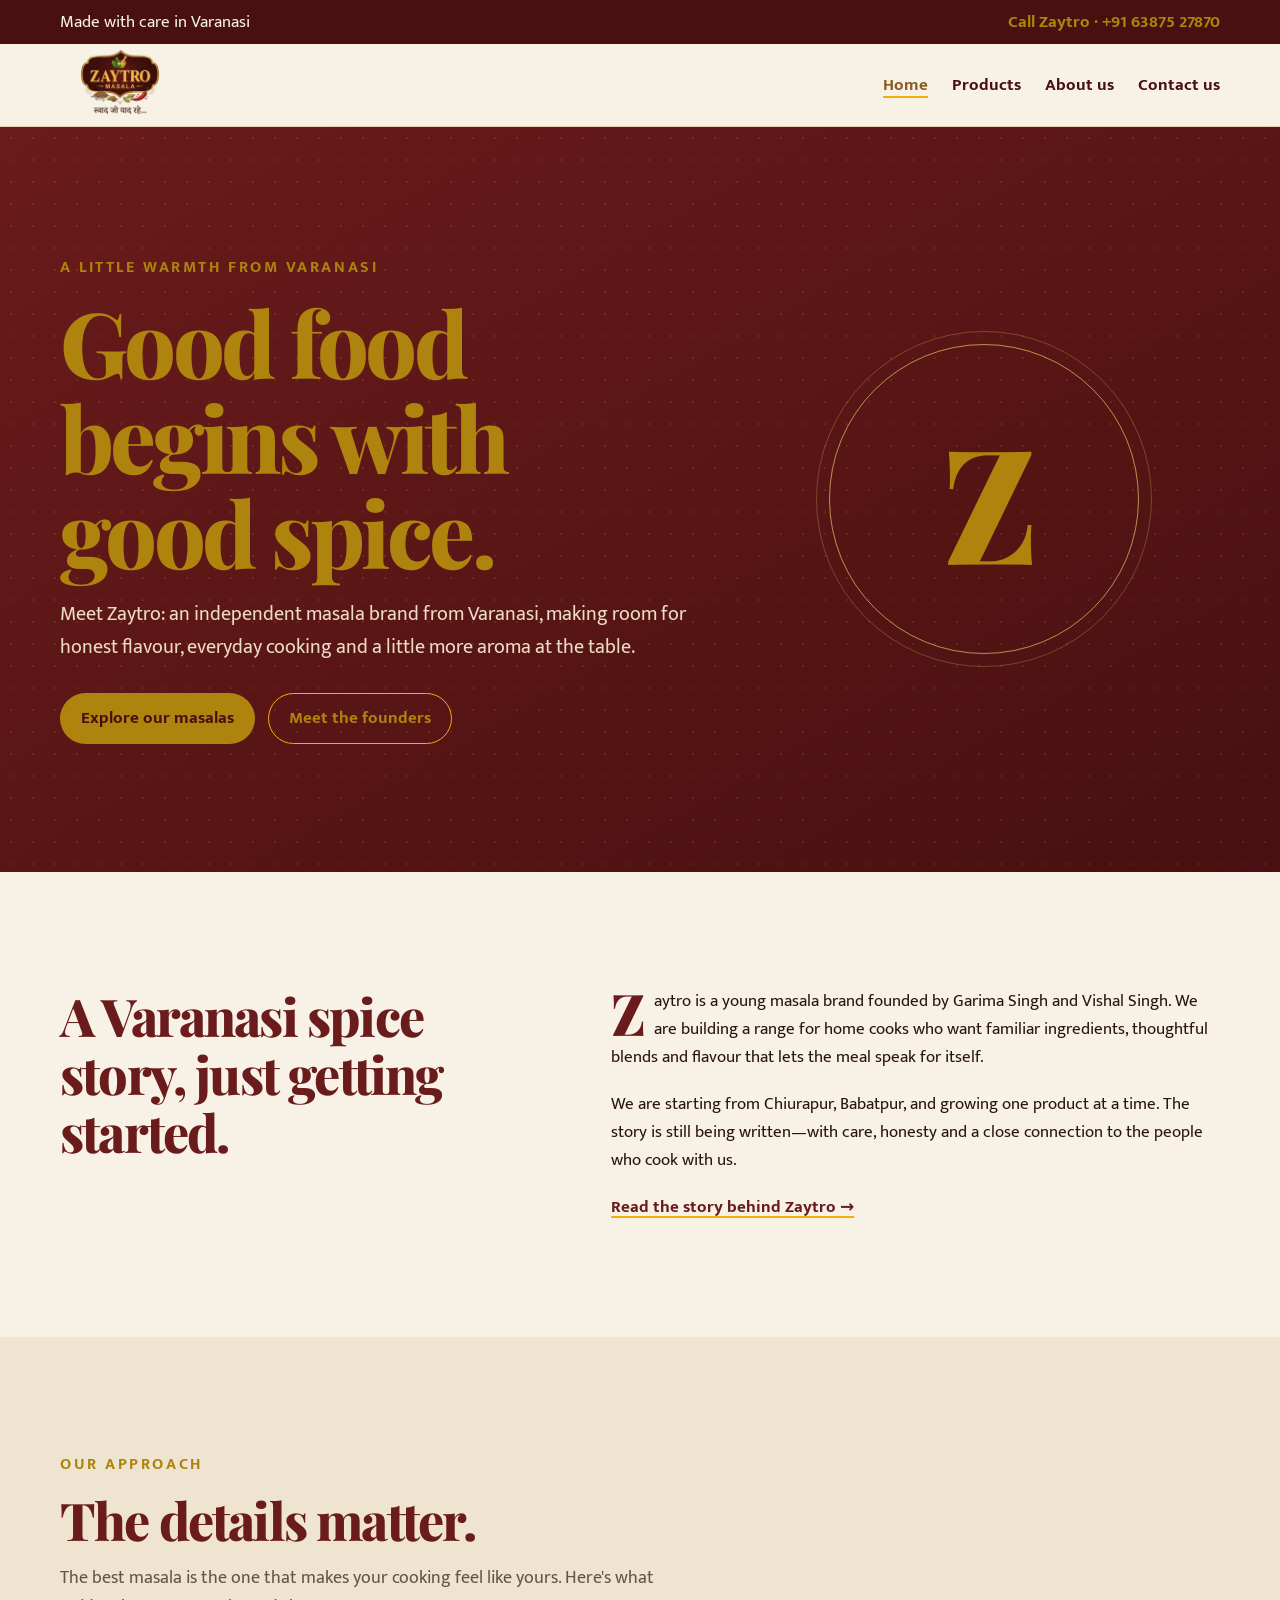
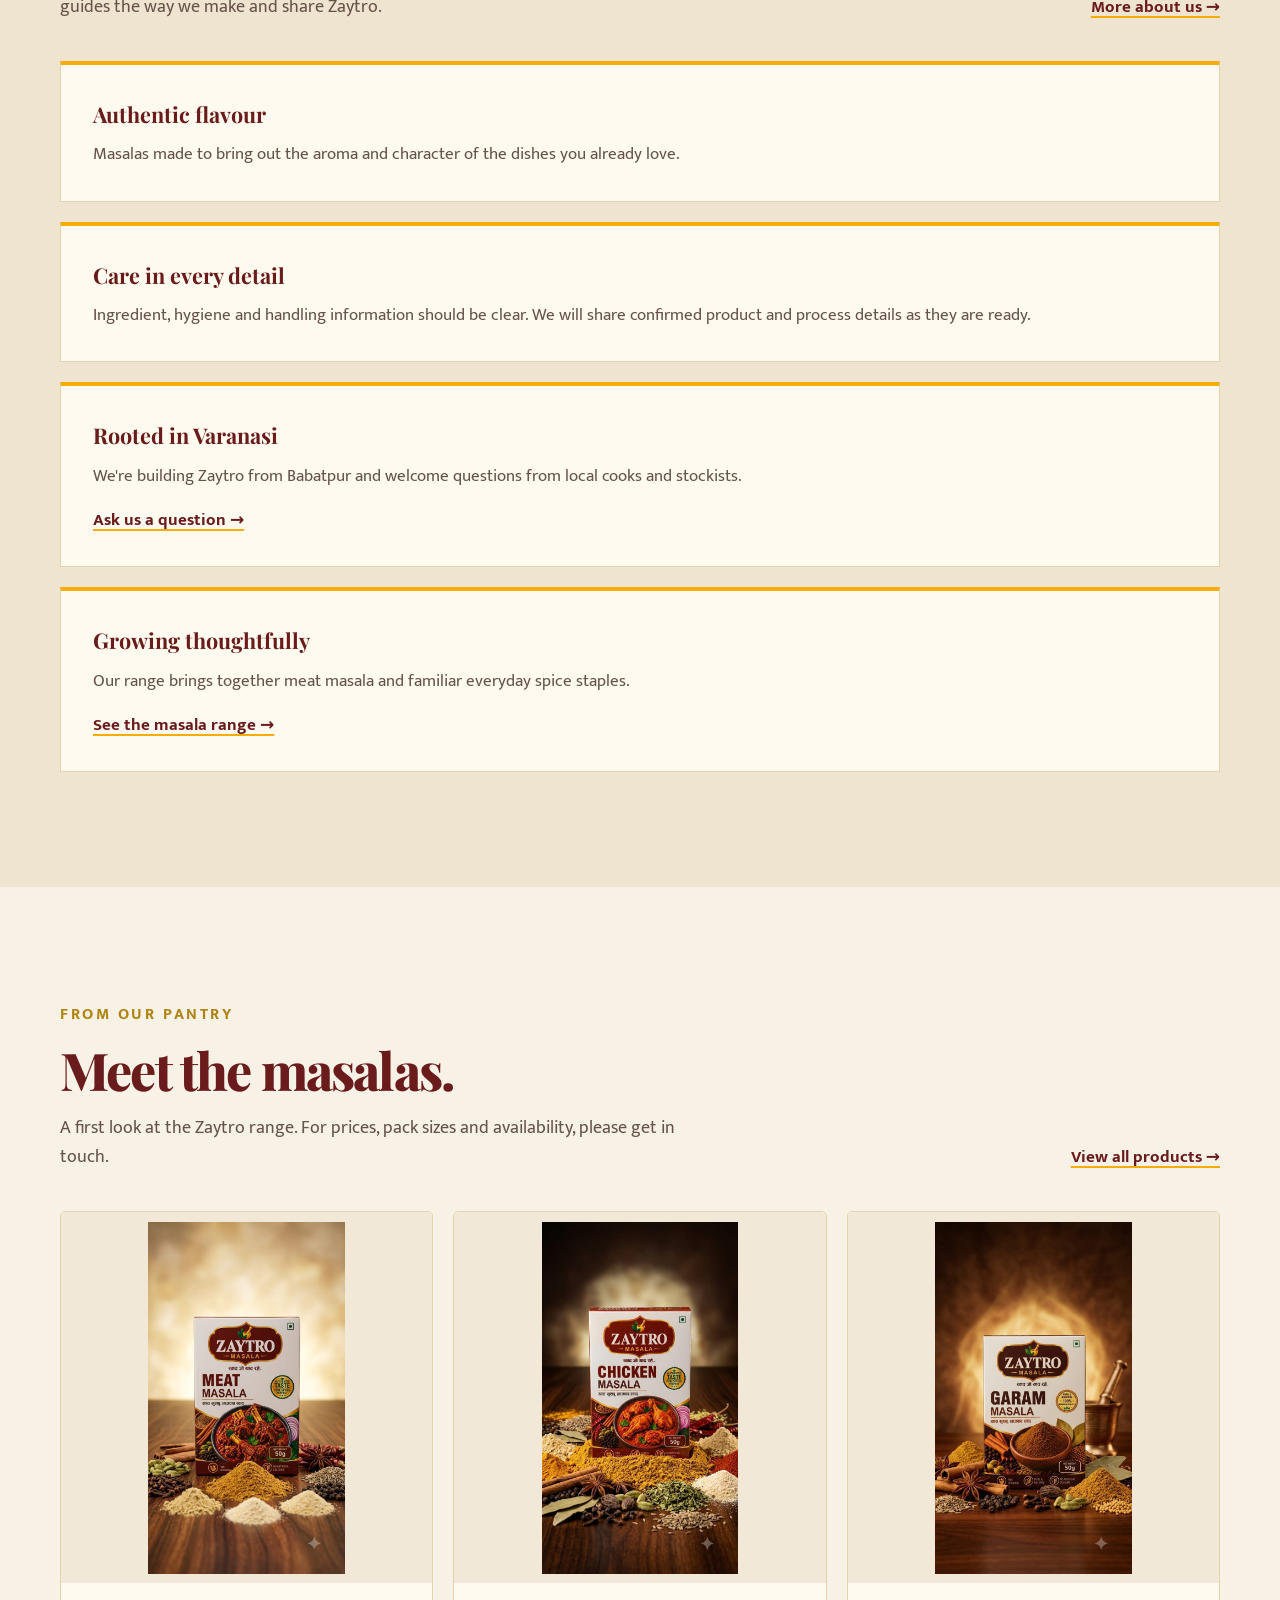
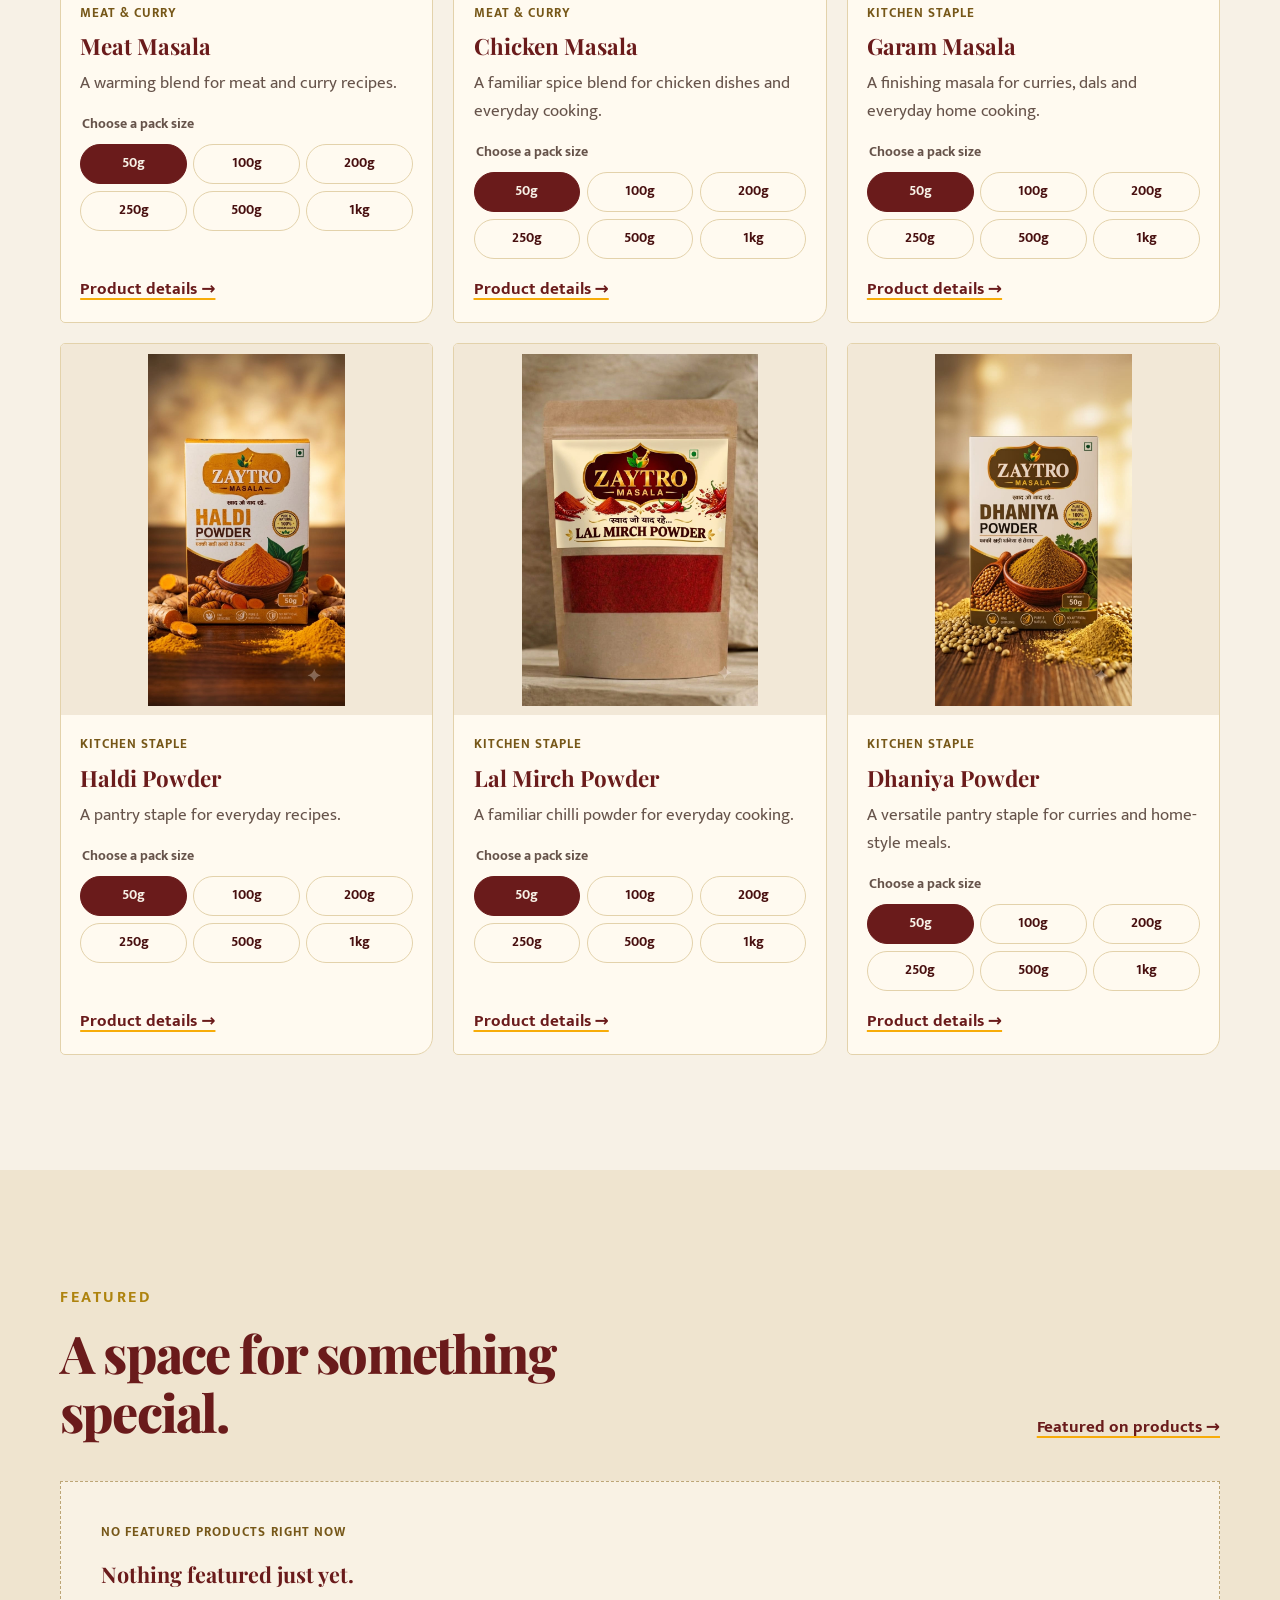
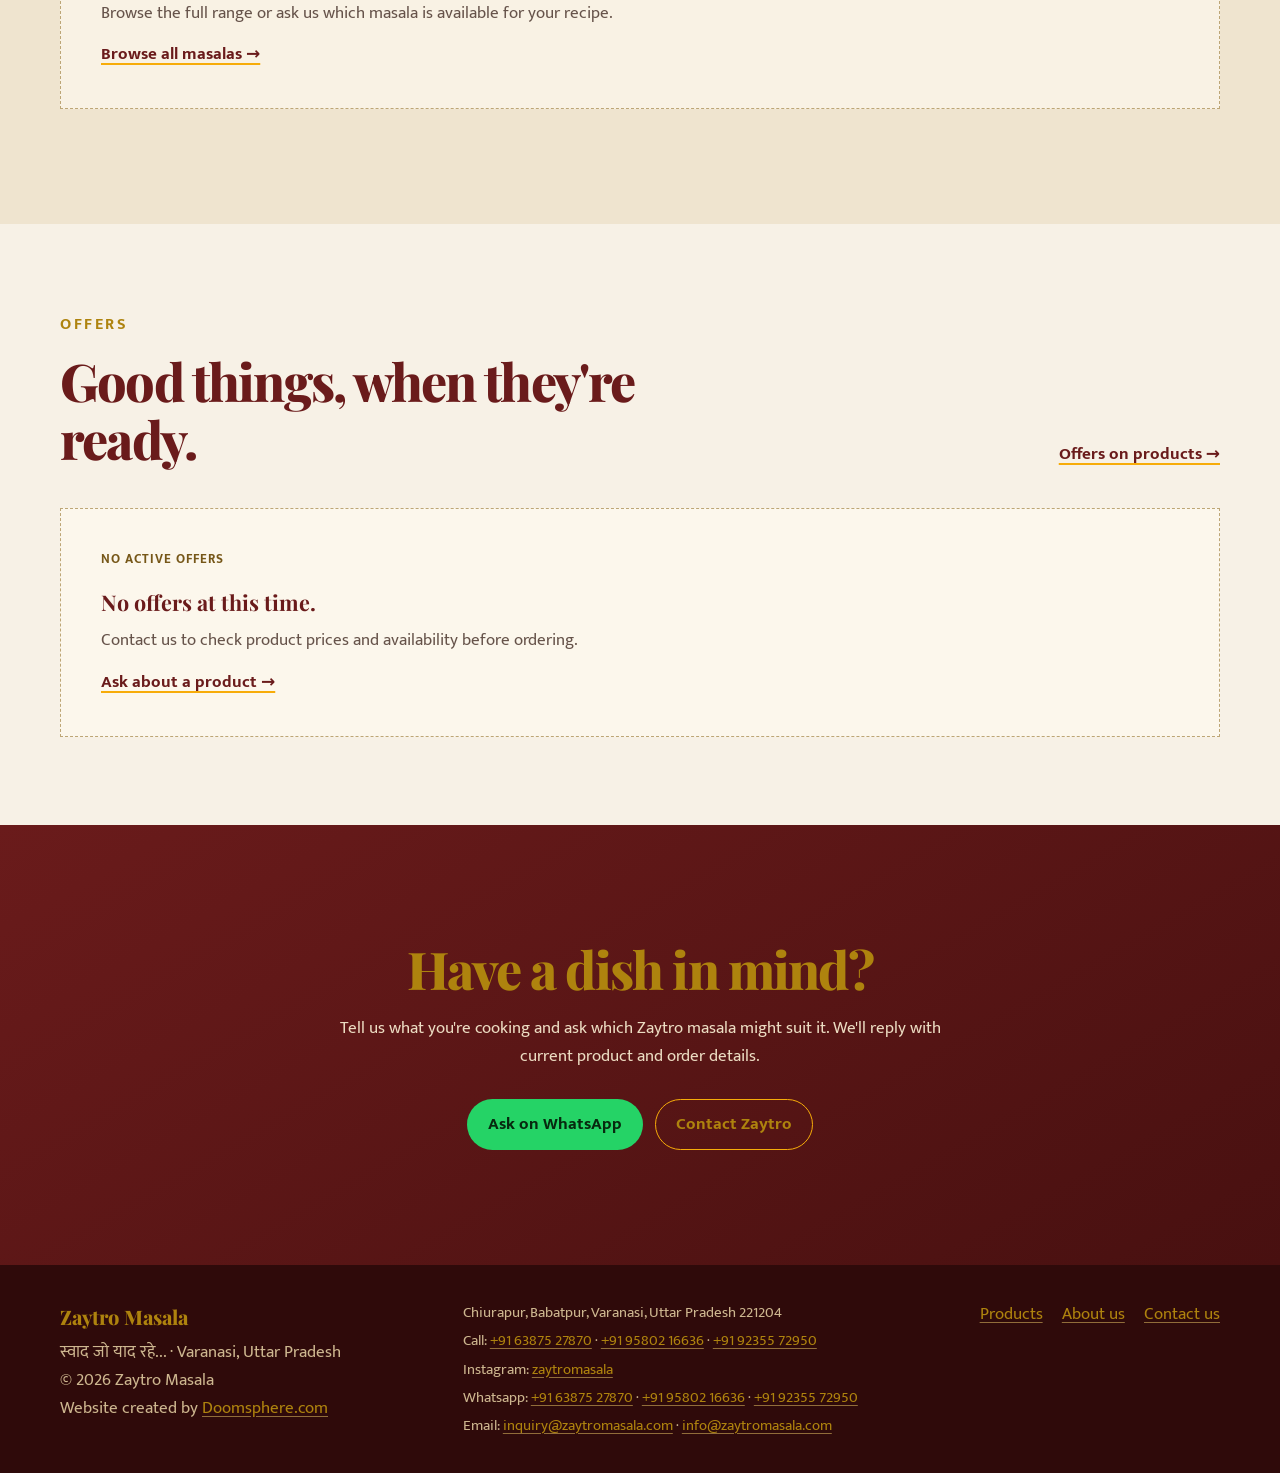
<file: index.html>
<!doctype html>
<html lang="en-IN">
  <head>
    <meta charset="utf-8" />
    <meta name="viewport" content="width=device-width, initial-scale=1" />
    <meta name="theme-color" content="#481010" />
    <meta
      name="description"
      content="Discover Zaytro authentic masala from Varanasi, Uttar Pradesh. Meet the founders, explore our spice range, and ask us about ordering."
    />
    <title>Zaytro Masala | Authentic Masala from Varanasi</title>
    <link rel="icon" type="image/svg+xml" href="public/favicon.svg" />
    <link rel="stylesheet" href="public/site.css" />
    <link rel="preconnect" href="https://fonts.googleapis.com" />
    <link rel="preconnect" href="https://fonts.gstatic.com" crossorigin />
    <link
      href="https://fonts.googleapis.com/css2?family=Mukta:wght@400;600;700&family=Playfair+Display:wght@700;800&display=swap"
      rel="stylesheet"
    />
    <meta property="og:type" content="website" />
    <meta
      property="og:title"
      content="Zaytro Masala | Authentic Masala from Varanasi"
    />
    <meta
      property="og:description"
      content="A Varanasi masala brand built around honest flavour and everyday cooking. Explore the range and meet the people behind Zaytro."
    />
    <script type="application/ld+json">
      {
        "@context": "https://schema.org",
        "@type": "LocalBusiness",
        "name": "Zaytro Masala",
        "telephone": "+91-63875-27870",
        "areaServed": {
          "@type": "City",
          "name": "Varanasi"
        },
        "address": {
          "@type": "PostalAddress",
          "streetAddress": "Chiurapur, Babatpur",
          "addressLocality": "Varanasi",
          "addressRegion": "Uttar Pradesh",
          "postalCode": "221204",
          "addressCountry": "IN"
        }
      }
    </script>
  </head>
  <body>
    <a class="skip-link" href="#main">Skip to content</a>
    <div class="topbar">
      <div class="wrap">
        <span>Made with care in Varanasi</span>
        <a href="tel:+916387527870">Call Zaytro · +91 63875 27870</a>
      </div>
    </div>
    <header class="site-header">
      <nav class="navigation wrap" aria-label="Main navigation">
        <a class="wordmark" href="index.html" aria-label="Zaytro Masala home">
          <div style="height: 70px; width: 120px">
            <img class="logo" src="public/logo-glass.png" alt="brand-logo" />
          </div>
        </a>
        <div class="nav-links">
          <a href="index.html" aria-current="page">Home</a>
          <a href="products.html">Products</a>
          <a href="about.html">About us</a>
          <a href="contact.html">Contact us</a>
        </div>
      </nav>
    </header>

    <main id="main">
      <section class="hero home-hero" aria-labelledby="home-title">
        <div class="wrap hero-inner">
          <div>
            <p class="eyebrow">A little warmth from Varanasi</p>
            <h1 id="home-title">Good food begins with good spice.</h1>
            <p class="hero-copy">
              Meet Zaytro: an independent masala brand from Varanasi, making
              room for honest flavour, everyday cooking and a little more aroma
              at the table.
            </p>
            <div class="hero-cta">
              <a class="button button--light" href="products.html"
                >Explore our masalas</a
              >
              <a class="button button--outline" href="about.html"
                >Meet the founders</a
              >
            </div>
          </div>
          <div class="hero-mark" aria-hidden="true">Z</div>
        </div>
      </section>

      <section class="section" aria-labelledby="welcome-title">
        <div class="wrap editorial">
          <h2 class="section-title" id="welcome-title">
            A Varanasi spice story, just getting started.
          </h2>
          <div class="editorial-copy">
            <p class="dropcap">
              Zaytro is a young masala brand founded by Garima Singh and Vishal
              Singh. We are building a range for home cooks who want familiar
              ingredients, thoughtful blends and flavour that lets the meal
              speak for itself.
            </p>
            <p>
              We are starting from Chiurapur, Babatpur, and growing one product
              at a time. The story is still being written—with care, honesty and
              a close connection to the people who cook with us.
            </p>
            <a class="text-link" href="about.html"
              >Read the story behind Zaytro →</a
            >
          </div>
        </div>
      </section>

      <section class="section section--paper" aria-labelledby="values-title">
        <div class="wrap">
          <div class="section-heading">
            <div>
              <p class="eyebrow">Our approach</p>
              <h2 class="section-title" id="values-title">
                The details matter.
              </h2>
              <p class="section-intro">
                The best masala is the one that makes your cooking feel like
                yours. Here's what guides the way we make and share Zaytro.
              </p>
            </div>
            <a class="text-link" href="about.html">More about us →</a>
          </div>
          <div class="feature-grid">
            <article class="feature-card">
              <h3>Authentic flavour</h3>
              <p>
                Masalas made to bring out the aroma and character of the dishes
                you already love.
              </p>
            </article>
            <article class="feature-card">
              <h3>Care in every detail</h3>
              <p>
                Ingredient, hygiene and handling information should be clear. We
                will share confirmed product and process details as they are
                ready.
              </p>
            </article>
            <article class="feature-card">
              <h3>Rooted in Varanasi</h3>
              <p>
                We're building Zaytro from Babatpur and welcome questions from
                local cooks and stockists.
              </p>
              <a class="text-link" href="contact.html">Ask us a question →</a>
            </article>
            <article class="feature-card">
              <h3>Growing thoughtfully</h3>
              <p>
                Our range brings together meat masala and familiar everyday
                spice staples.
              </p>
              <a class="text-link" href="products.html"
                >See the masala range →</a
              >
            </article>
          </div>
        </div>
      </section>

      <section class="section" aria-labelledby="home-products-title">
        <div class="wrap">
          <div class="section-heading">
            <div>
              <p class="eyebrow">From our pantry</p>
              <h2 class="section-title" id="home-products-title">
                Meet the masalas.
              </h2>
              <p class="section-intro">
                A first look at the Zaytro range. For prices, pack sizes and
                availability, please get in touch.
              </p>
            </div>
            <a class="text-link" href="products.html">View all products →</a>
          </div>
          <div class="product-grid" data-home-product-list aria-live="polite"></div>
        </div>
      </section>

      <section
        class="section section--paper"
        aria-labelledby="featured-home-title"
      >
        <div class="wrap">
          <div class="section-heading">
            <div>
              <p class="eyebrow">Featured</p>
              <h2 class="section-title" id="featured-home-title">
                A space for something special.
              </h2>
            </div>
            <a class="text-link" href="products.html#featured"
              >Featured on products →</a
            >
          </div>
          <div
            class="product-grid"
            data-featured-products
            aria-live="polite"
          ></div>
        </div>
      </section>

      <section
        class="section section--short"
        aria-labelledby="offers-home-title"
      >
        <div class="wrap">
          <div class="section-heading">
            <div>
              <p class="eyebrow">Offers</p>
              <h2 class="section-title" id="offers-home-title">
                Good things, when they're ready.
              </h2>
            </div>
            <a class="text-link" href="products.html#offers"
              >Offers on products →</a
            >
          </div>
          <div
            class="product-grid"
            data-offer-products
            aria-live="polite"
          ></div>
        </div>
      </section>

      <section class="closing-cta section" aria-labelledby="home-cta-title">
        <div class="wrap">
          <h2 class="section-title" id="home-cta-title">
            Have a dish in mind?
          </h2>
          <p>
            Tell us what you're cooking and ask which Zaytro masala might suit
            it. We'll reply with current product and order details.
          </p>
          <div class="cta-row">
            <a
              class="button button--green"
              href="https://wa.me/919580216636?text=Hi%20Zaytro%2C%20I%27m%20cooking%20a%20dish%20and%20would%20like%20help%20choosing%20a%20masala."
              target="_blank"
              rel="noopener noreferrer"
              >Ask on WhatsApp</a
            >
            <a class="button button--outline" href="contact.html"
              >Contact Zaytro</a
            >
          </div>
        </div>
      </section>
    </main>

    <footer class="site-footer">
      <div class="wrap footer-inner">
        <div>
          <p class="footer-brand">Zaytro Masala</p>
          <p class="footer-note">
            स्वाद जो याद रहे... · Varanasi, Uttar Pradesh<br />©
            <span class="current-year">2026</span> Zaytro Masala<br />Website
            created by
            <a
              href="https://doomsphere.com"
              target="_blank"
              rel="noopener noreferrer"
              >Doomsphere.com</a
            >
          </p>
        </div>
        <address class="footer-contact">
          <span>Chiurapur, Babatpur, Varanasi, Uttar Pradesh 221204</span>
          <span>
            Call:
            <a href="tel:+916387527870">+91 63875 27870</a> ·
            <a href="tel:+919580216636">+91 95802 16636</a> ·
            <a href="tel:+919235572950">+91 92355 72950</a>
          </span>
          <span>
            Instagram:
            <a
              href="https://www.instagram.com/zaytromasala?utm_source=ig_web_button_share_sheet&xtok=ZDNlZDc0MzIxNw=="
              target="_blank"
              rel="noopener noreferrer"
              >zaytromasala</a
            >
          </span>
          <span>
            Whatsapp:
            <a
              href="https://wa.me/916387527870"
              target="_blank"
              rel="noopener noreferrer"
              >+91 63875 27870</a
            >
            ·
            <a
              href="https://wa.me/919580216636"
              target="_blank"
              rel="noopener noreferrer"
              >+91 95802 16636</a
            >
            ·
            <a
              href="https://wa.me/919235572950"
              target="_blank"
              rel="noopener noreferrer"
              >+91 92355 72950</a
            >
          </span>
          <span>
            Email:
            <a href="mailto:inquiry@zaytromasala.com"
              >inquiry@zaytromasala.com</a
            >
            ·
            <a href="mailto:info@zaytromasala.com">info@zaytromasala.com</a>
          </span>
        </address>
        <nav class="footer-links" aria-label="Footer navigation">
          <a href="products.html">Products</a>
          <a href="about.html">About us</a>
          <a href="contact.html">Contact us</a>
        </nav>
      </div>
    </footer>
    <script type="module" src="public/products-ui.js"></script>
  </body>
</html>
</file>
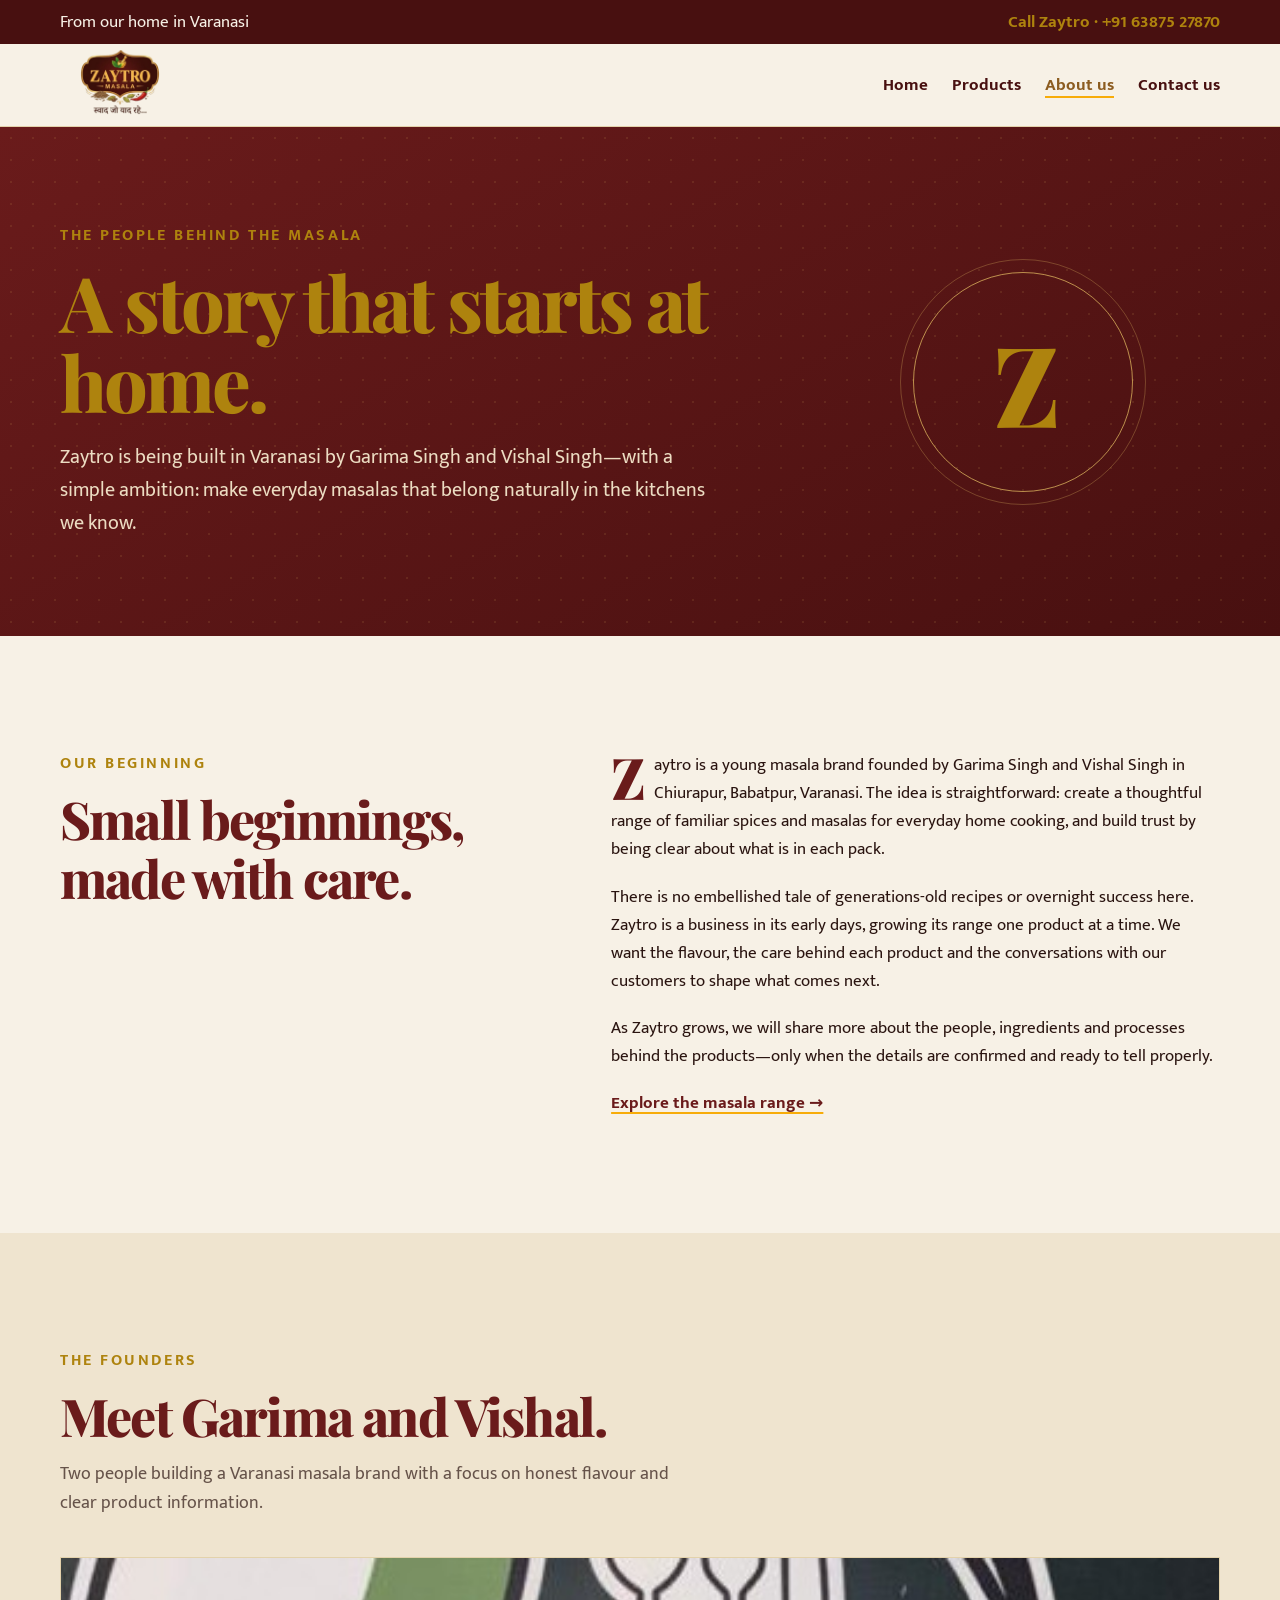
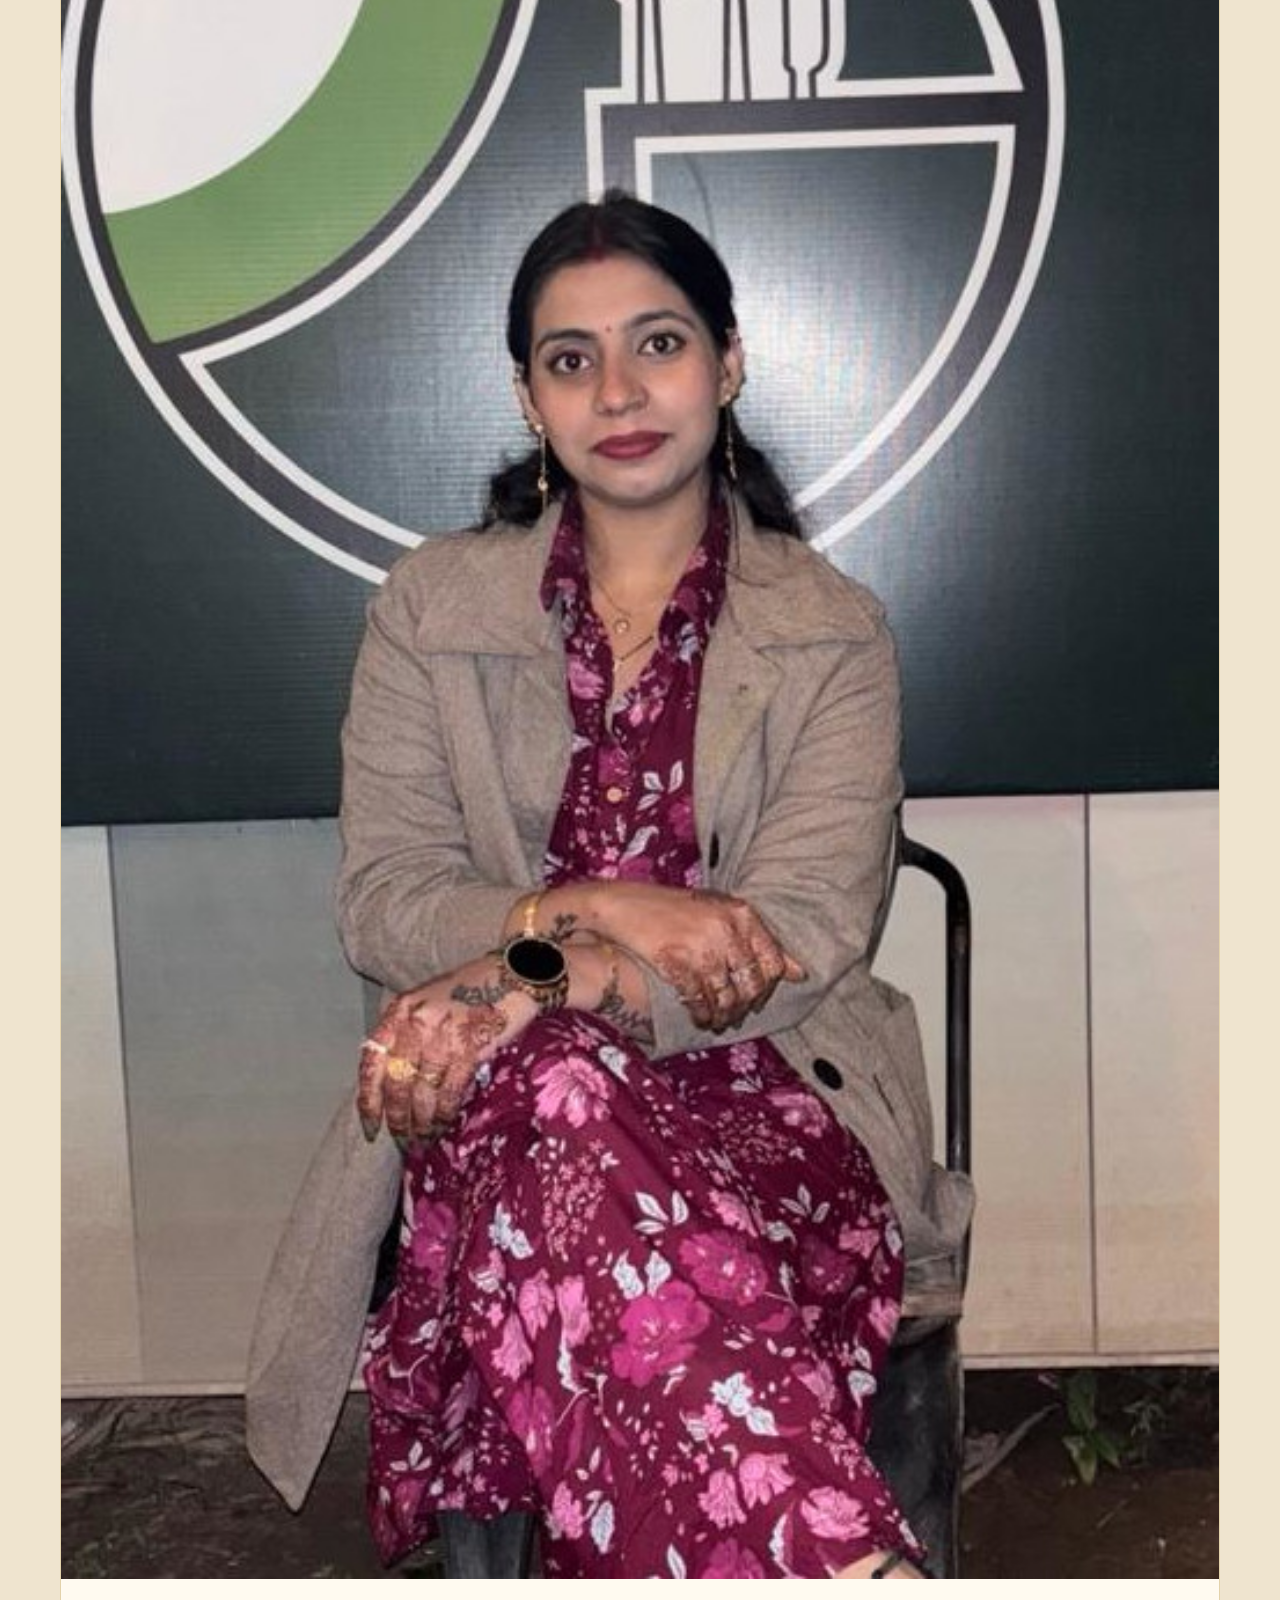
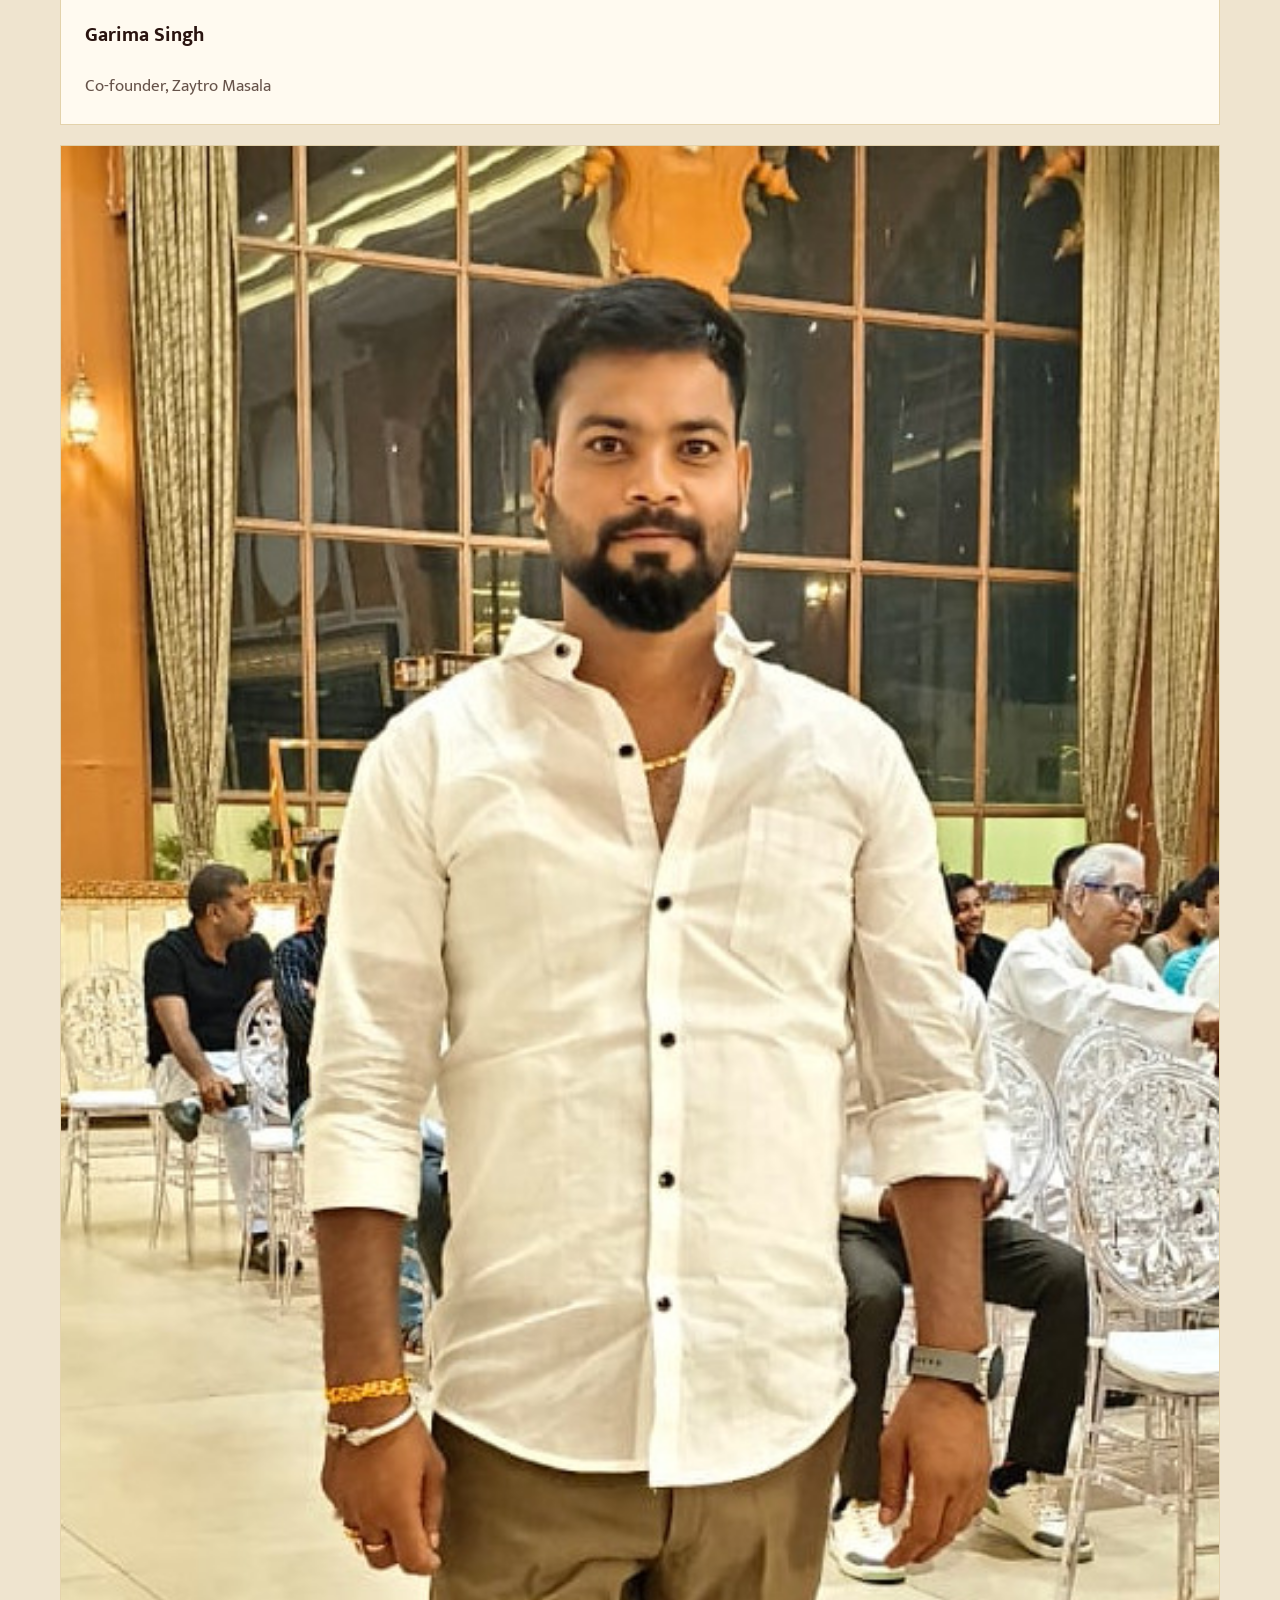
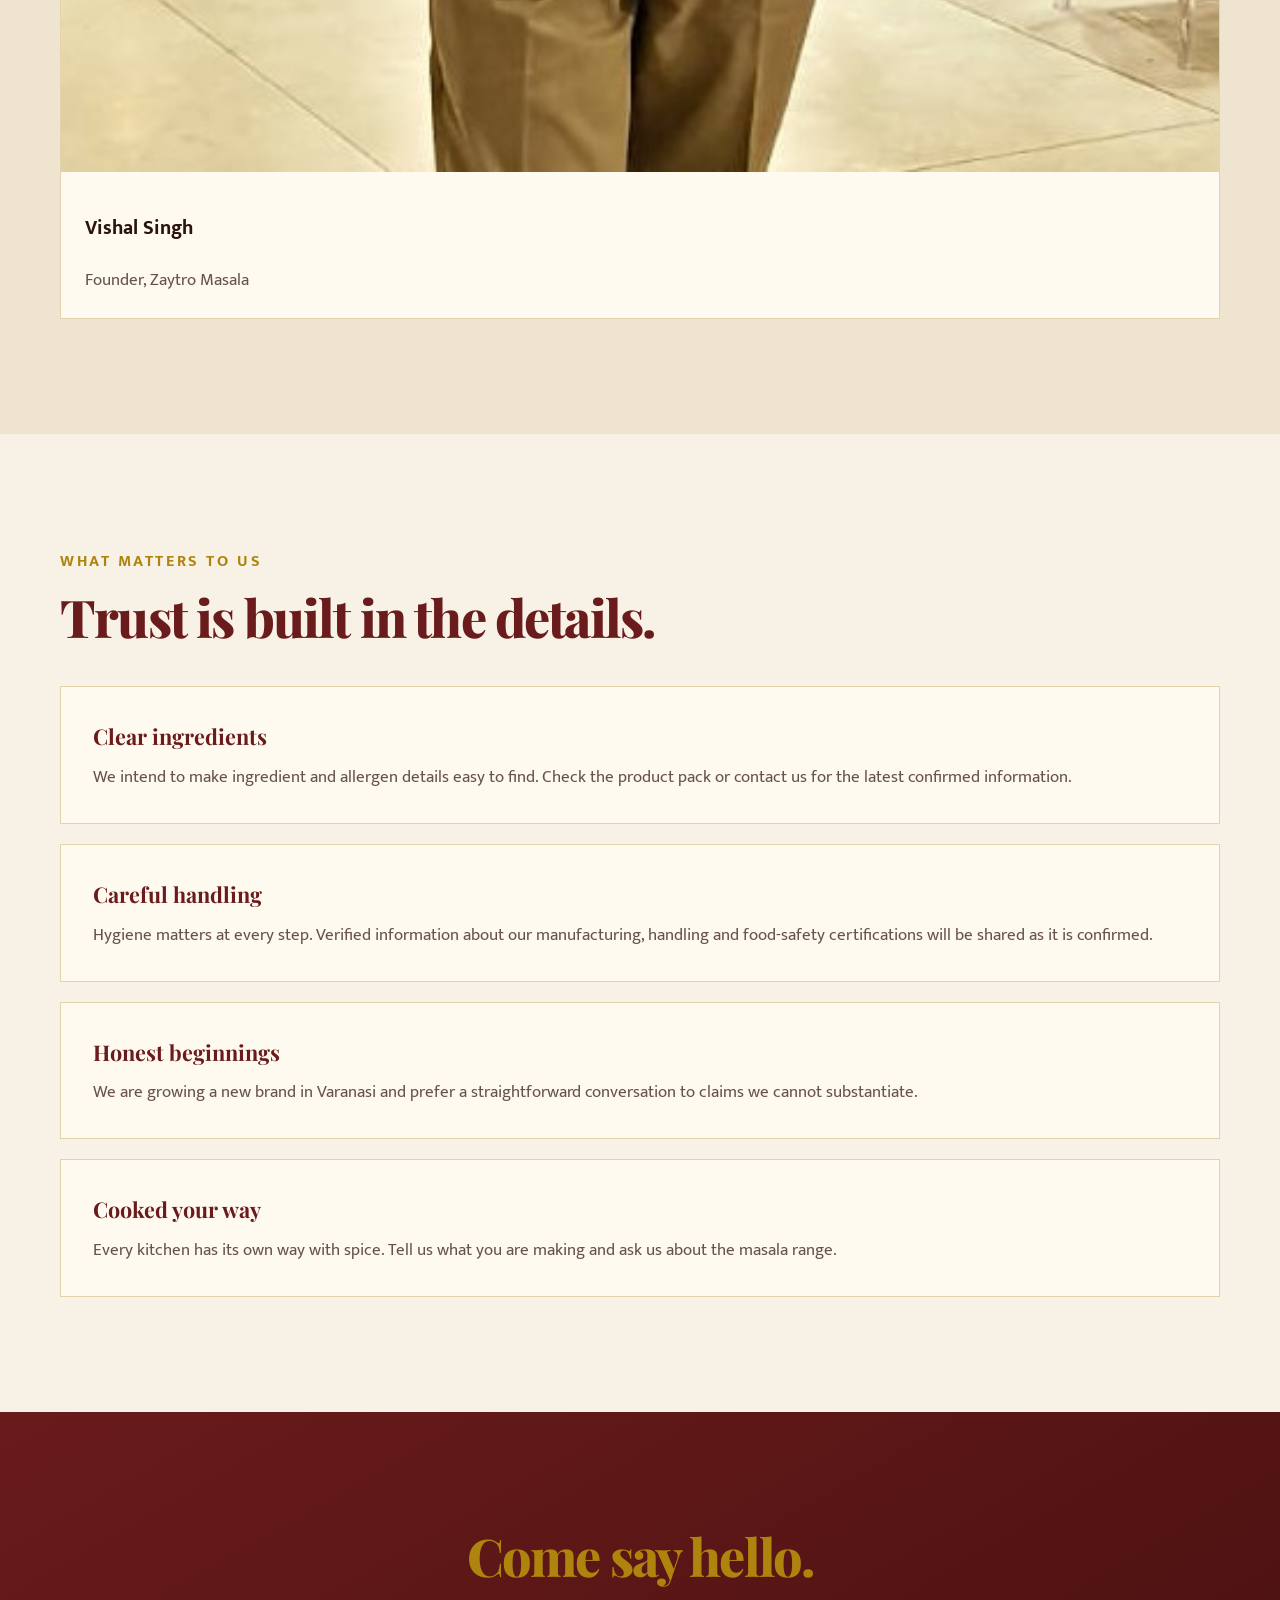
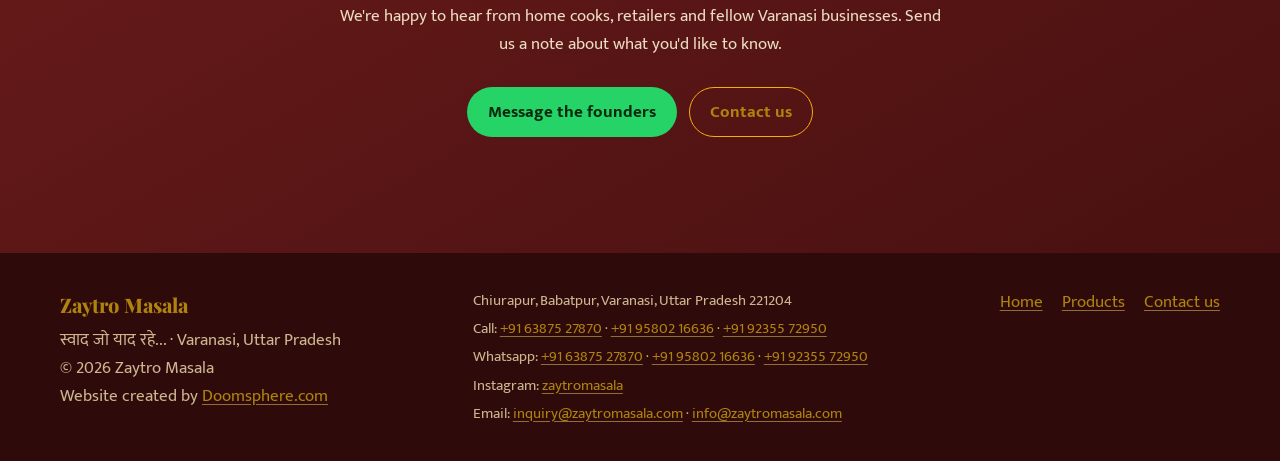
<file: about.html>
<!doctype html>
<html lang="en-IN">
  <head>
    <meta charset="utf-8" />
    <meta name="viewport" content="width=device-width, initial-scale=1" />
    <meta name="theme-color" content="#481010" />
    <meta
      name="description"
      content="Meet Zaytro founders Garima Singh and Vishal Singh. Read the story of an independent masala brand being built in Varanasi, Uttar Pradesh."
    />
    <title>About Zaytro | Garima Singh & Vishal Singh, Varanasi</title>
    <link rel="icon" type="image/svg+xml" href="public/favicon.svg" />
    <link rel="stylesheet" href="public/site.css" />
    <link rel="preconnect" href="https://fonts.googleapis.com" />
    <link rel="preconnect" href="https://fonts.gstatic.com" crossorigin />
    <link
      href="https://fonts.googleapis.com/css2?family=Mukta:wght@400;600;700&family=Playfair+Display:wght@700;800&display=swap"
      rel="stylesheet"
    />
    <meta property="og:type" content="website" />
    <meta
      property="og:title"
      content="About Zaytro | Founders Garima Singh & Vishal Singh"
    />
    <meta
      property="og:description"
      content="A young masala brand from Varanasi, founded by Garima Singh and Vishal Singh. Get to know the people behind Zaytro."
    />
  </head>
  <body>
    <a class="skip-link" href="#main">Skip to content</a>
    <div class="topbar">
      <div class="wrap">
        <span>From our home in Varanasi</span>
        <a href="tel:+916387527870">Call Zaytro · +91 63875 27870</a>
      </div>
    </div>
    <header class="site-header">
      <nav class="navigation wrap" aria-label="Main navigation">
        <a class="wordmark" href="index.html" aria-label="Zaytro Masala home">
          <div style="height: 70px; width: 120px">
            <img class="logo" src="public/logo-glass.png" alt="brand-logo" />
          </div>
        </a>
        <div class="nav-links">
          <a href="index.html">Home</a>
          <a href="products.html">Products</a>
          <a href="about.html" aria-current="page">About us</a>
          <a href="contact.html">Contact us</a>
        </div>
      </nav>
    </header>

    <main id="main">
      <section class="hero page-hero" aria-labelledby="about-title">
        <div class="wrap hero-inner">
          <div>
            <p class="eyebrow">The people behind the masala</p>
            <h1 id="about-title">A story that starts at home.</h1>
            <p class="hero-copy">
              Zaytro is being built in Varanasi by Garima Singh and Vishal
              Singh—with a simple ambition: make everyday masalas that belong
              naturally in the kitchens we know.
            </p>
          </div>
          <div class="hero-mark hero-mark--small" aria-hidden="true">Z</div>
        </div>
      </section>

      <section class="section" aria-labelledby="story-title">
        <div class="wrap editorial">
          <div>
            <p class="eyebrow">Our beginning</p>
            <h2 class="section-title" id="story-title">
              Small beginnings, made with care.
            </h2>
          </div>
          <div class="editorial-copy">
            <p class="dropcap">
              Zaytro is a young masala brand founded by Garima Singh and Vishal
              Singh in Chiurapur, Babatpur, Varanasi. The idea is
              straightforward: create a thoughtful range of familiar spices and
              masalas for everyday home cooking, and build trust by being clear
              about what is in each pack.
            </p>
            <p>
              There is no embellished tale of generations-old recipes or
              overnight success here. Zaytro is a business in its early days,
              growing its range one product at a time. We want the flavour, the
              care behind each product and the conversations with our customers
              to shape what comes next.
            </p>
            <p>
              As Zaytro grows, we will share more about the people, ingredients
              and processes behind the products—only when the details are
              confirmed and ready to tell properly.
            </p>
            <a class="text-link" href="products.html"
              >Explore the masala range →</a
            >
          </div>
        </div>
      </section>

      <section class="section section--paper" aria-labelledby="founders-title">
        <div class="wrap">
          <div class="section-heading">
            <div>
              <p class="eyebrow">The founders</p>
              <h2 class="section-title" id="founders-title">
                Meet Garima and Vishal.
              </h2>
              <p class="section-intro">
                Two people building a Varanasi masala brand with a focus on
                honest flavour and clear product information.
              </p>
            </div>
          </div>
          <div class="founder-grid">
            <article class="founder-card">
              <figure class="founder-portrait">
                <img
                  alt="Portrait of Zaytro co-founder Garima Singh"
                  style="object-fit: cover; overflow: hidden"
                  loading="lazy"
                  decoding="async"
                  src="public/garima.jpeg"
                />
              </figure>
              <div class="founder-details">
                <h3>Garima Singh</h3>
                <p>Co-founder, Zaytro Masala</p>
              </div>
            </article>
            <article class="founder-card">
              <figure class="founder-portrait">
                <img
                  alt="Portrait of Zaytro co-founder Vishal Singh"
                  loading="lazy"
                  style="object-fit: cover; overflow: hidden"
                  decoding="async"
                  src="public/vishal.jpeg"
                />
              </figure>
              <div class="founder-details">
                <h3>Vishal Singh</h3>
                <p>Founder, Zaytro Masala</p>
              </div>
            </article>
          </div>
        </div>
      </section>

      <section class="section" aria-labelledby="values-about-title">
        <div class="wrap">
          <div class="section-heading">
            <div>
              <p class="eyebrow">What matters to us</p>
              <h2 class="section-title" id="values-about-title">
                Trust is built in the details.
              </h2>
            </div>
          </div>
          <div class="values-grid">
            <article class="value-card">
              <h3>Clear ingredients</h3>
              <p>
                We intend to make ingredient and allergen details easy to find.
                Check the product pack or contact us for the latest confirmed
                information.
              </p>
            </article>
            <article class="value-card">
              <h3>Careful handling</h3>
              <p>
                Hygiene matters at every step. Verified information about our
                manufacturing, handling and food-safety certifications will be
                shared as it is confirmed.
              </p>
            </article>
            <article class="value-card">
              <h3>Honest beginnings</h3>
              <p>
                We are growing a new brand in Varanasi and prefer a
                straightforward conversation to claims we cannot substantiate.
              </p>
            </article>
            <article class="value-card">
              <h3>Cooked your way</h3>
              <p>
                Every kitchen has its own way with spice. Tell us what you are
                making and ask us about the masala range.
              </p>
            </article>
          </div>
        </div>
      </section>

      <section class="closing-cta section" aria-labelledby="about-cta-title">
        <div class="wrap">
          <h2 class="section-title" id="about-cta-title">Come say hello.</h2>
          <p>
            We're happy to hear from home cooks, retailers and fellow Varanasi
            businesses. Send us a note about what you'd like to know.
          </p>
          <div class="cta-row">
            <a
              class="button button--green"
              href="https://wa.me/919580216636?text=Hi%20Zaytro%2C%20I%27d%20like%20to%20know%20more%20about%20your%20story%20and%20masala%20range."
              target="_blank"
              rel="noopener noreferrer"
              >Message the founders</a
            >
            <a class="button button--outline" href="contact.html">Contact us</a>
          </div>
        </div>
      </section>
    </main>

    <footer class="site-footer">
      <div class="wrap footer-inner">
        <div>
          <p class="footer-brand">Zaytro Masala</p>
          <p class="footer-note">
            स्वाद जो याद रहे... · Varanasi, Uttar Pradesh<br />©
            <span class="current-year">2026</span> Zaytro Masala<br />Website
            created by
            <a
              href="https://doomsphere.com"
              target="_blank"
              rel="noopener noreferrer"
              >Doomsphere.com</a
            >
          </p>
        </div>
        <address class="footer-contact">
          <span>Chiurapur, Babatpur, Varanasi, Uttar Pradesh 221204</span>
          <span>
            Call:
            <a href="tel:+916387527870">+91 63875 27870</a> ·
            <a href="tel:+919580216636">+91 95802 16636</a> ·
            <a href="tel:+919235572950">+91 92355 72950</a>
          </span>
          <span>
            Whatsapp:
            <a
              href="https://wa.me/916387527870"
              target="_blank"
              rel="noopener noreferrer"
              >+91 63875 27870</a
            >
            ·
            <a
              href="https://wa.me/919580216636"
              target="_blank"
              rel="noopener noreferrer"
              >+91 95802 16636</a
            >
            ·
            <a
              href="https://wa.me/919235572950"
              target="_blank"
              rel="noopener noreferrer"
              >+91 92355 72950</a
            >
          </span>
          <span>
            Instagram:
            <a
              href="https://www.instagram.com/zaytromasala?utm_source=ig_web_button_share_sheet&xtok=ZDNlZDc0MzIxNw=="
              target="_blank"
              rel="noopener noreferrer"
              >zaytromasala</a
            >
          </span>
          <span>
            Email:
            <a href="mailto:inquiry@zaytromasala.com"
              >inquiry@zaytromasala.com</a
            >
            ·
            <a href="mailto:info@zaytromasala.com">info@zaytromasala.com</a>
          </span>
        </address>
        <nav class="footer-links" aria-label="Footer navigation">
          <a href="index.html">Home</a>
          <a href="products.html">Products</a>
          <a href="contact.html">Contact us</a>
        </nav>
      </div>
    </footer>
    <script>
      document.querySelectorAll(".current-year").forEach((element) => {
        element.textContent = new Date().getFullYear();
      });
    </script>
  </body>
</html>
</file>
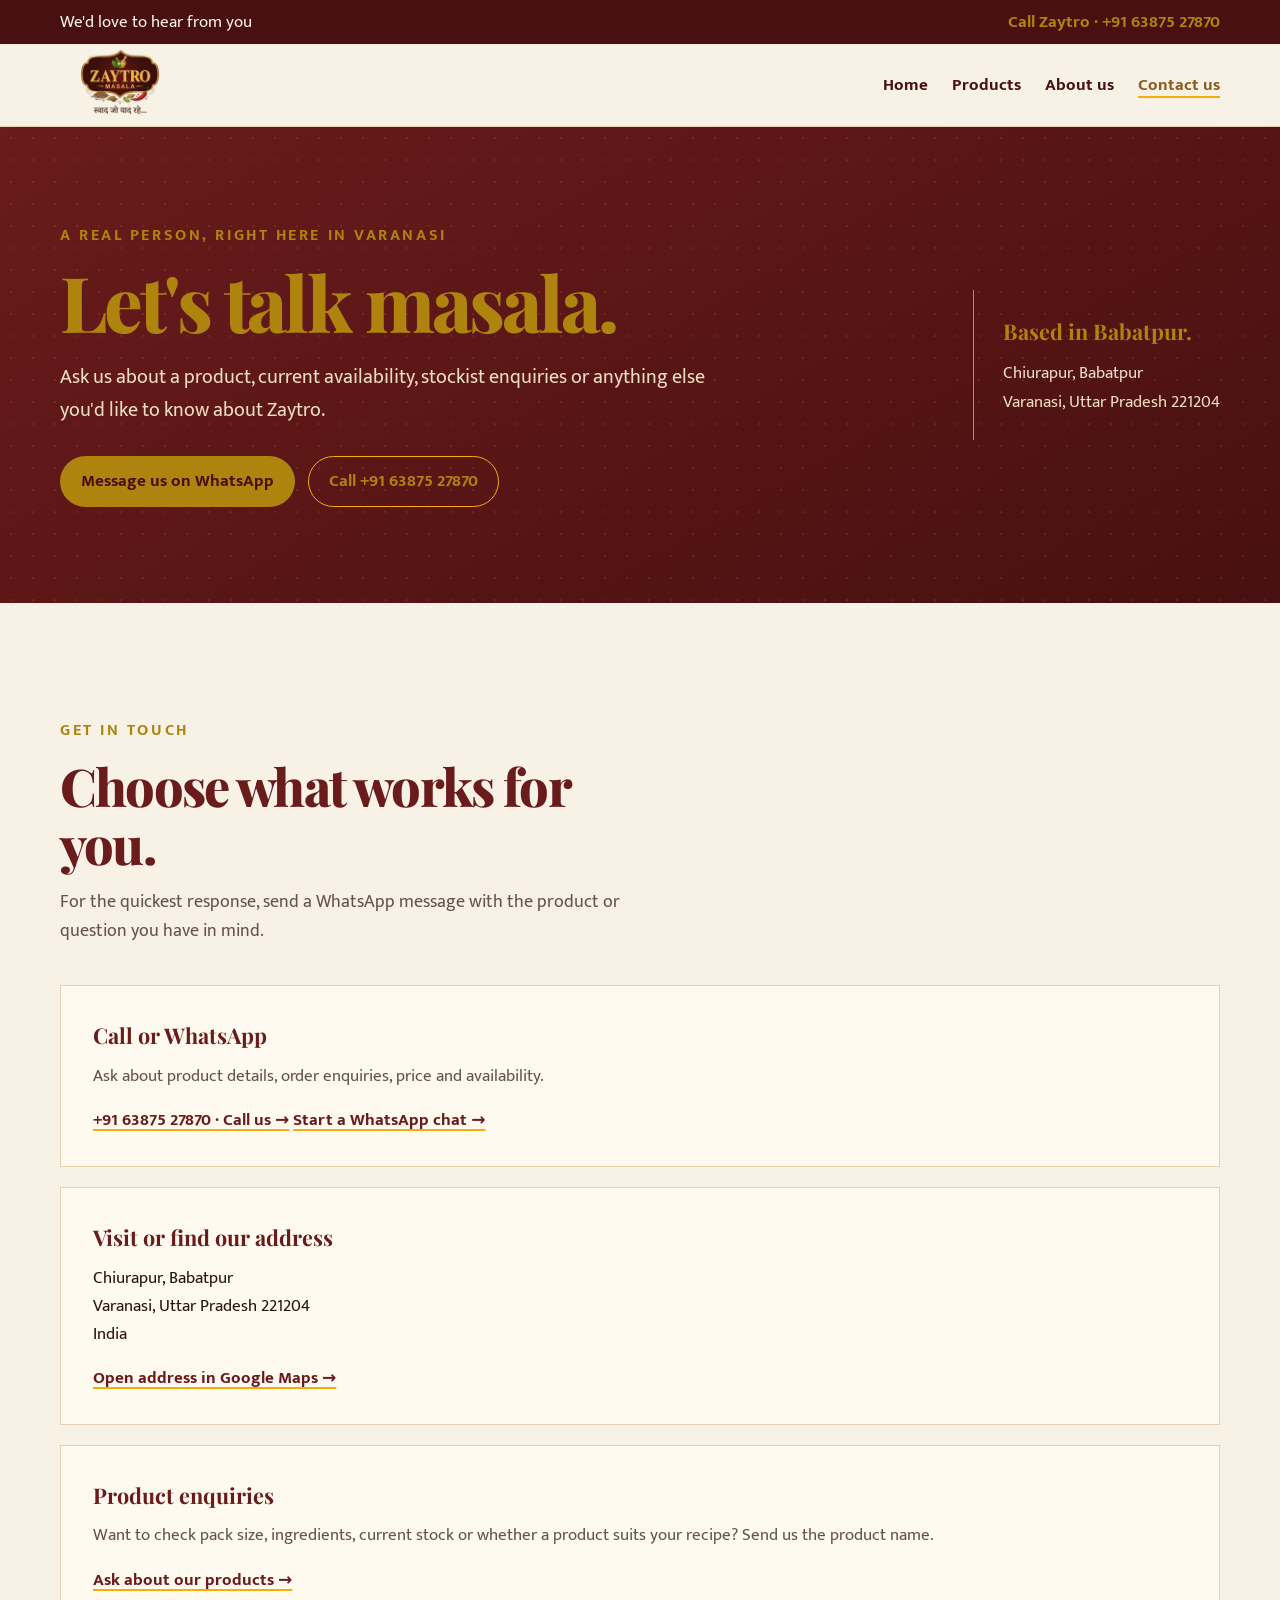
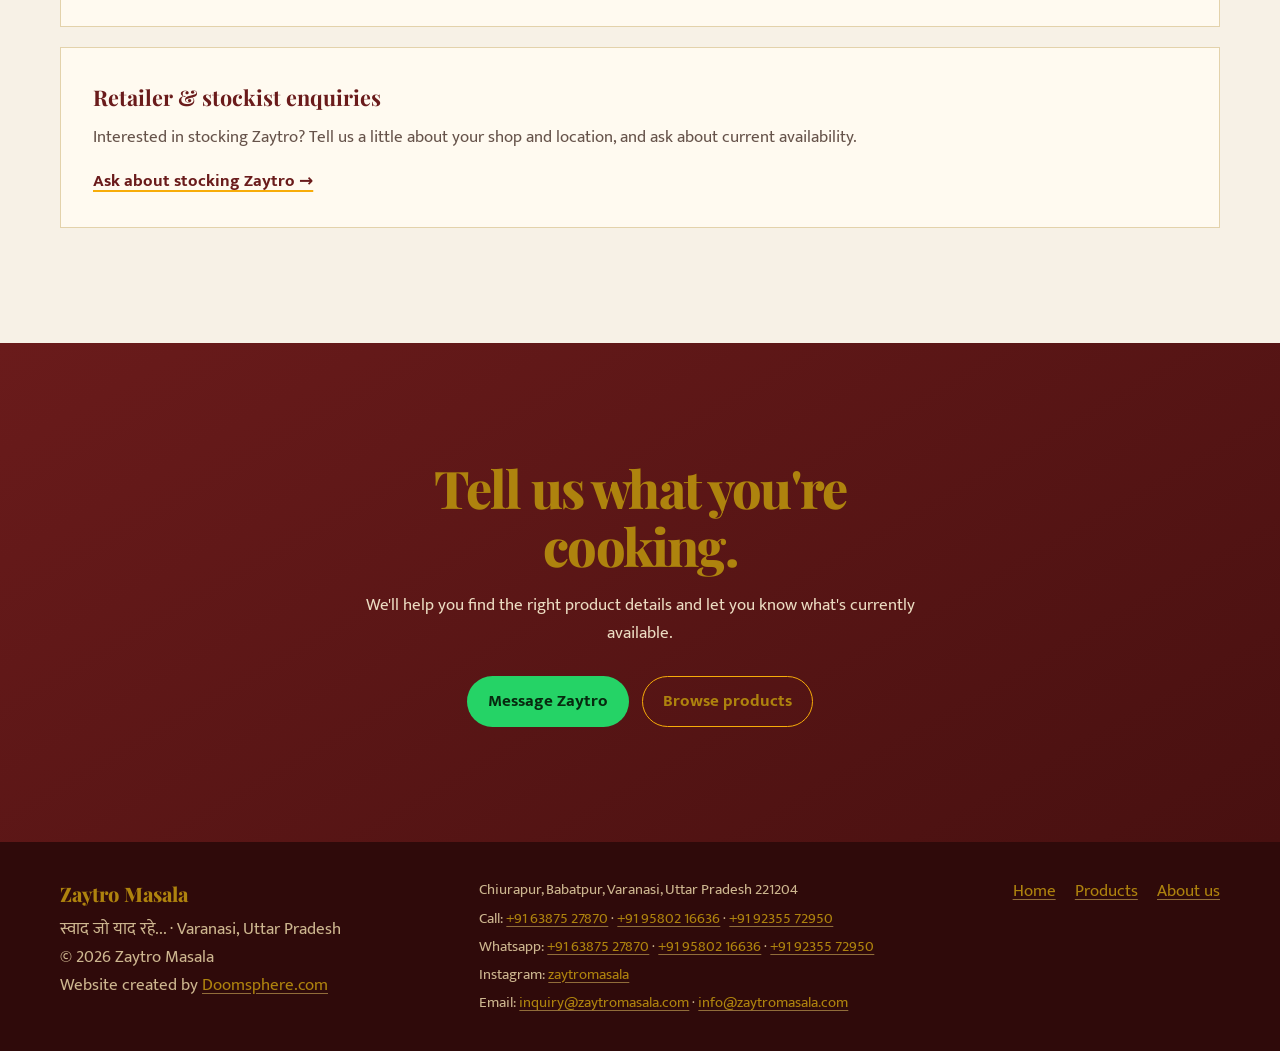
<file: contact.html>
<!doctype html>
<html lang="en-IN">
  <head>
    <meta charset="utf-8" />
    <meta name="viewport" content="width=device-width, initial-scale=1" />
    <meta name="theme-color" content="#481010" />
    <meta
      name="description"
      content="Contact Zaytro Masala in Chiurapur, Babatpur, Varanasi, Uttar Pradesh 221204. Call or WhatsApp us for masala product and stockist enquiries."
    />
    <title>Contact Zaytro Masala | Varanasi, Uttar Pradesh</title>
    <link rel="icon" type="image/svg+xml" href="public/favicon.svg" />
    <link rel="stylesheet" href="public/site.css" />
    <link rel="preconnect" href="https://fonts.googleapis.com" />
    <link rel="preconnect" href="https://fonts.gstatic.com" crossorigin />
    <link
      href="https://fonts.googleapis.com/css2?family=Mukta:wght@400;600;700&family=Playfair+Display:wght@700;800&display=swap"
      rel="stylesheet"
    />
    <meta property="og:type" content="website" />
    <meta property="og:title" content="Contact Zaytro Masala | Varanasi" />
    <meta
      property="og:description"
      content="Get in touch with Zaytro in Chiurapur, Babatpur, Varanasi. Call or WhatsApp for product enquiries."
    />
    <script type="application/ld+json">
      {
        "@context": "https://schema.org",
        "@type": "LocalBusiness",
        "name": "Zaytro Masala",
        "telephone": "+91-63875-27870",
        "address": {
          "@type": "PostalAddress",
          "streetAddress": "Chiurapur, Babatpur",
          "addressLocality": "Varanasi",
          "addressRegion": "Uttar Pradesh",
          "postalCode": "221204",
          "addressCountry": "IN"
        }
      }
    </script>
  </head>
  <body>
    <a class="skip-link" href="#main">Skip to content</a>
    <div class="topbar">
      <div class="wrap">
        <span>We'd love to hear from you</span>
        <a href="tel:+916387527870">Call Zaytro · +91 63875 27870</a>
      </div>
    </div>
    <header class="site-header">
      <nav class="navigation wrap" aria-label="Main navigation">
        <a class="wordmark" href="index.html" aria-label="Zaytro Masala home">
          <div style="height: 70px; width: 120px">
            <div style="height: 70px; width: 120px">
              <img class="logo" src="public/logo-glass.png" alt="brand-logo" />
            </div>
          </div>
        </a>
        <div class="nav-links">
          <a href="index.html">Home</a>
          <a href="products.html">Products</a>
          <a href="about.html">About us</a>
          <a href="contact.html" aria-current="page">Contact us</a>
        </div>
      </nav>
    </header>

    <main id="main">
      <section class="hero page-hero" aria-labelledby="contact-title">
        <div class="wrap hero-inner">
          <div>
            <p class="eyebrow">A real person, right here in Varanasi</p>
            <h1 id="contact-title">Let's talk masala.</h1>
            <p class="hero-copy">
              Ask us about a product, current availability, stockist enquiries
              or anything else you'd like to know about Zaytro.
            </p>
            <div class="hero-cta">
              <a
                class="button button--light"
                href="https://wa.me/919580216636?text=Hi%20Zaytro%2C%20I%20have%20a%20question%20about%20your%20masalas."
                target="_blank"
                rel="noopener noreferrer"
                >Message us on WhatsApp</a
              >
              <a class="button button--outline" href="tel:+916387527870"
                >Call +91 63875 27870</a
              >
            </div>
          </div>
          <div class="hero-aside">
            <strong>Based in Babatpur.</strong>
            <p>Chiurapur, Babatpur<br />Varanasi, Uttar Pradesh 221204</p>
          </div>
        </div>
      </section>

      <section class="section" aria-labelledby="reach-title">
        <div class="wrap">
          <div class="section-heading">
            <div>
              <p class="eyebrow">Get in touch</p>
              <h2 class="section-title" id="reach-title">
                Choose what works for you.
              </h2>
              <p class="section-intro">
                For the quickest response, send a WhatsApp message with the
                product or question you have in mind.
              </p>
            </div>
          </div>
          <div class="contact-grid">
            <article class="contact-card">
              <h2>Call or WhatsApp</h2>
              <p>
                Ask about product details, order enquiries, price and
                availability.
              </p>
              <a class="text-link" href="tel:+916387527870"
                >+91 63875 27870 · Call us →</a
              >
              <a
                class="text-link"
                href="https://wa.me/919580216636?text=Hi%20Zaytro%2C%20I%27d%20like%20to%20ask%20about%20a%20masala%20product."
                target="_blank"
                rel="noopener noreferrer"
                >Start a WhatsApp chat →</a
              >
            </article>
            <article class="contact-card">
              <h2>Visit or find our address</h2>
              <address class="address">
                Chiurapur, Babatpur<br />
                Varanasi, Uttar Pradesh 221204<br />
                India
              </address>
              <a
                class="text-link"
                href="https://www.google.com/maps/search/?api=1&amp;query=Chiurapur%2C%20Babatpur%2C%20Varanasi%2C%20Uttar%20Pradesh%20221204"
                target="_blank"
                rel="noopener noreferrer"
                >Open address in Google Maps →</a
              >
            </article>
            <article class="contact-card">
              <h2>Product enquiries</h2>
              <p>
                Want to check pack size, ingredients, current stock or whether a
                product suits your recipe? Send us the product name.
              </p>
              <a
                class="text-link"
                href="https://wa.me/919580216636?text=Hi%20Zaytro%2C%20please%20share%20more%20details%20about%20your%20product%20range."
                target="_blank"
                rel="noopener noreferrer"
                >Ask about our products →</a
              >
            </article>
            <article class="contact-card">
              <h2>Retailer & stockist enquiries</h2>
              <p>
                Interested in stocking Zaytro? Tell us a little about your shop
                and location, and ask about current availability.
              </p>
              <a
                class="text-link"
                href="https://wa.me/919580216636?text=Hi%20Zaytro%2C%20I%27m%20interested%20in%20stocking%20your%20masalas.%20Please%20share%20the%20next%20steps."
                target="_blank"
                rel="noopener noreferrer"
                >Ask about stocking Zaytro →</a
              >
            </article>
          </div>
        </div>
      </section>

      <section class="closing-cta section" aria-labelledby="contact-cta-title">
        <div class="wrap">
          <h2 class="section-title" id="contact-cta-title">
            Tell us what you're cooking.
          </h2>
          <p>
            We'll help you find the right product details and let you know
            what's currently available.
          </p>
          <div class="cta-row">
            <a
              class="button button--green"
              href="https://wa.me/919580216636?text=Hi%20Zaytro%2C%20I%27m%20cooking%20and%20would%20like%20to%20ask%20about%20your%20masalas."
              target="_blank"
              rel="noopener noreferrer"
              >Message Zaytro</a
            >
            <a class="button button--outline" href="products.html"
              >Browse products</a
            >
          </div>
        </div>
      </section>
    </main>

    <footer class="site-footer">
      <div class="wrap footer-inner">
        <div>
          <p class="footer-brand">Zaytro Masala</p>
          <p class="footer-note">
            स्वाद जो याद रहे... · Varanasi, Uttar Pradesh<br />©
            <span class="current-year">2026</span> Zaytro Masala<br />Website
            created by
            <a
              href="https://doomsphere.com"
              target="_blank"
              rel="noopener noreferrer"
              >Doomsphere.com</a
            >
          </p>
        </div>
        <address class="footer-contact">
          <span>Chiurapur, Babatpur, Varanasi, Uttar Pradesh 221204</span>
          <span>
            Call:
            <a href="tel:+916387527870">+91 63875 27870</a> ·
            <a href="tel:+919580216636">+91 95802 16636</a> ·
            <a href="tel:+919235572950">+91 92355 72950</a>
          </span>
          <span>
            Whatsapp:
            <a
              href="https://wa.me/916387527870"
              target="_blank"
              rel="noopener noreferrer"
              >+91 63875 27870</a
            >
            ·
            <a
              href="https://wa.me/919580216636"
              target="_blank"
              rel="noopener noreferrer"
              >+91 95802 16636</a
            >
            ·
            <a
              href="https://wa.me/919235572950"
              target="_blank"
              rel="noopener noreferrer"
              >+91 92355 72950</a
            >
          </span>
          <span>
            Instagram:
            <a
              href="https://www.instagram.com/zaytromasala?utm_source=ig_web_button_share_sheet&xtok=ZDNlZDc0MzIxNw=="
              target="_blank"
              rel="noopener noreferrer"
              >zaytromasala</a
            >
          </span>
          <span>
            Email:
            <a href="mailto:inquiry@zaytromasala.com"
              >inquiry@zaytromasala.com</a
            >
            ·
            <a href="mailto:info@zaytromasala.com">info@zaytromasala.com</a>
          </span>
        </address>
        <nav class="footer-links" aria-label="Footer navigation">
          <a href="index.html">Home</a>
          <a href="products.html">Products</a>
          <a href="about.html">About us</a>
        </nav>
      </div>
    </footer>
    <script>
      document.querySelectorAll(".current-year").forEach((element) => {
        element.textContent = new Date().getFullYear();
      });
    </script>
  </body>
</html>
</file>
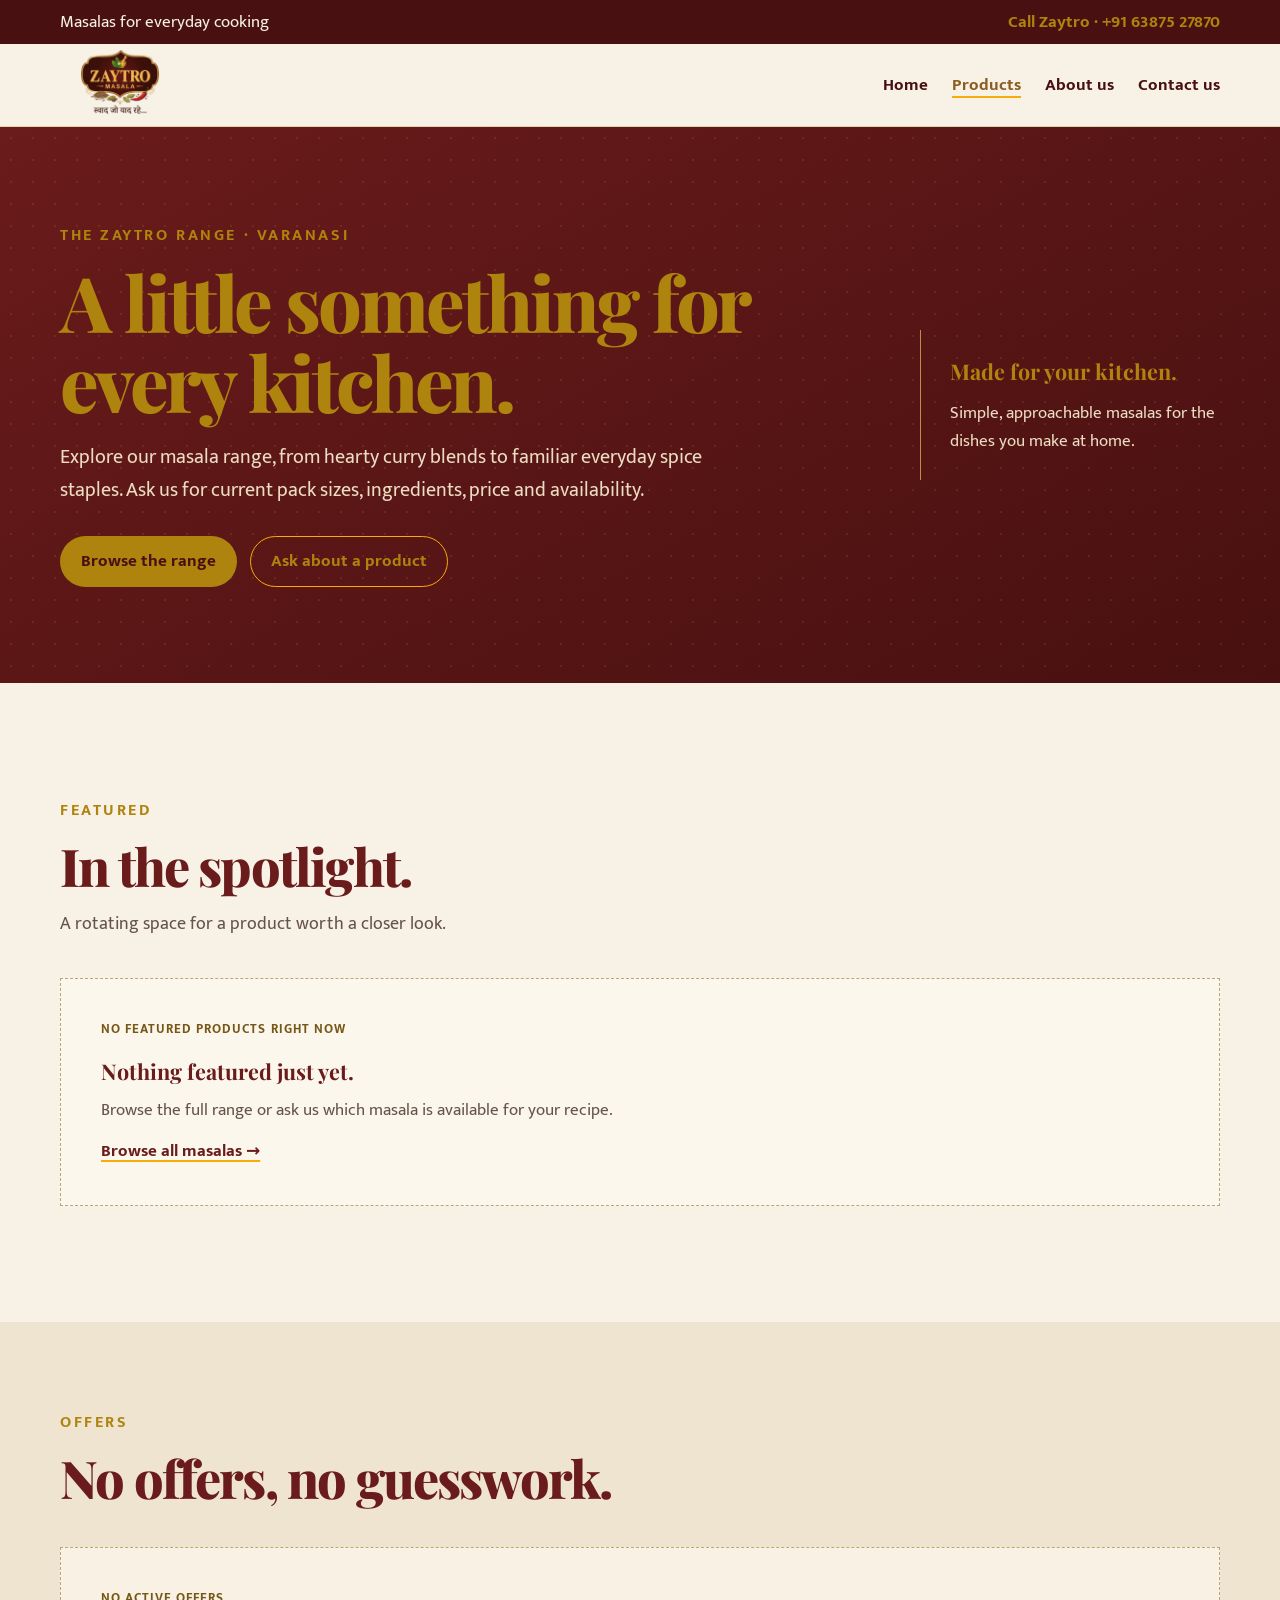
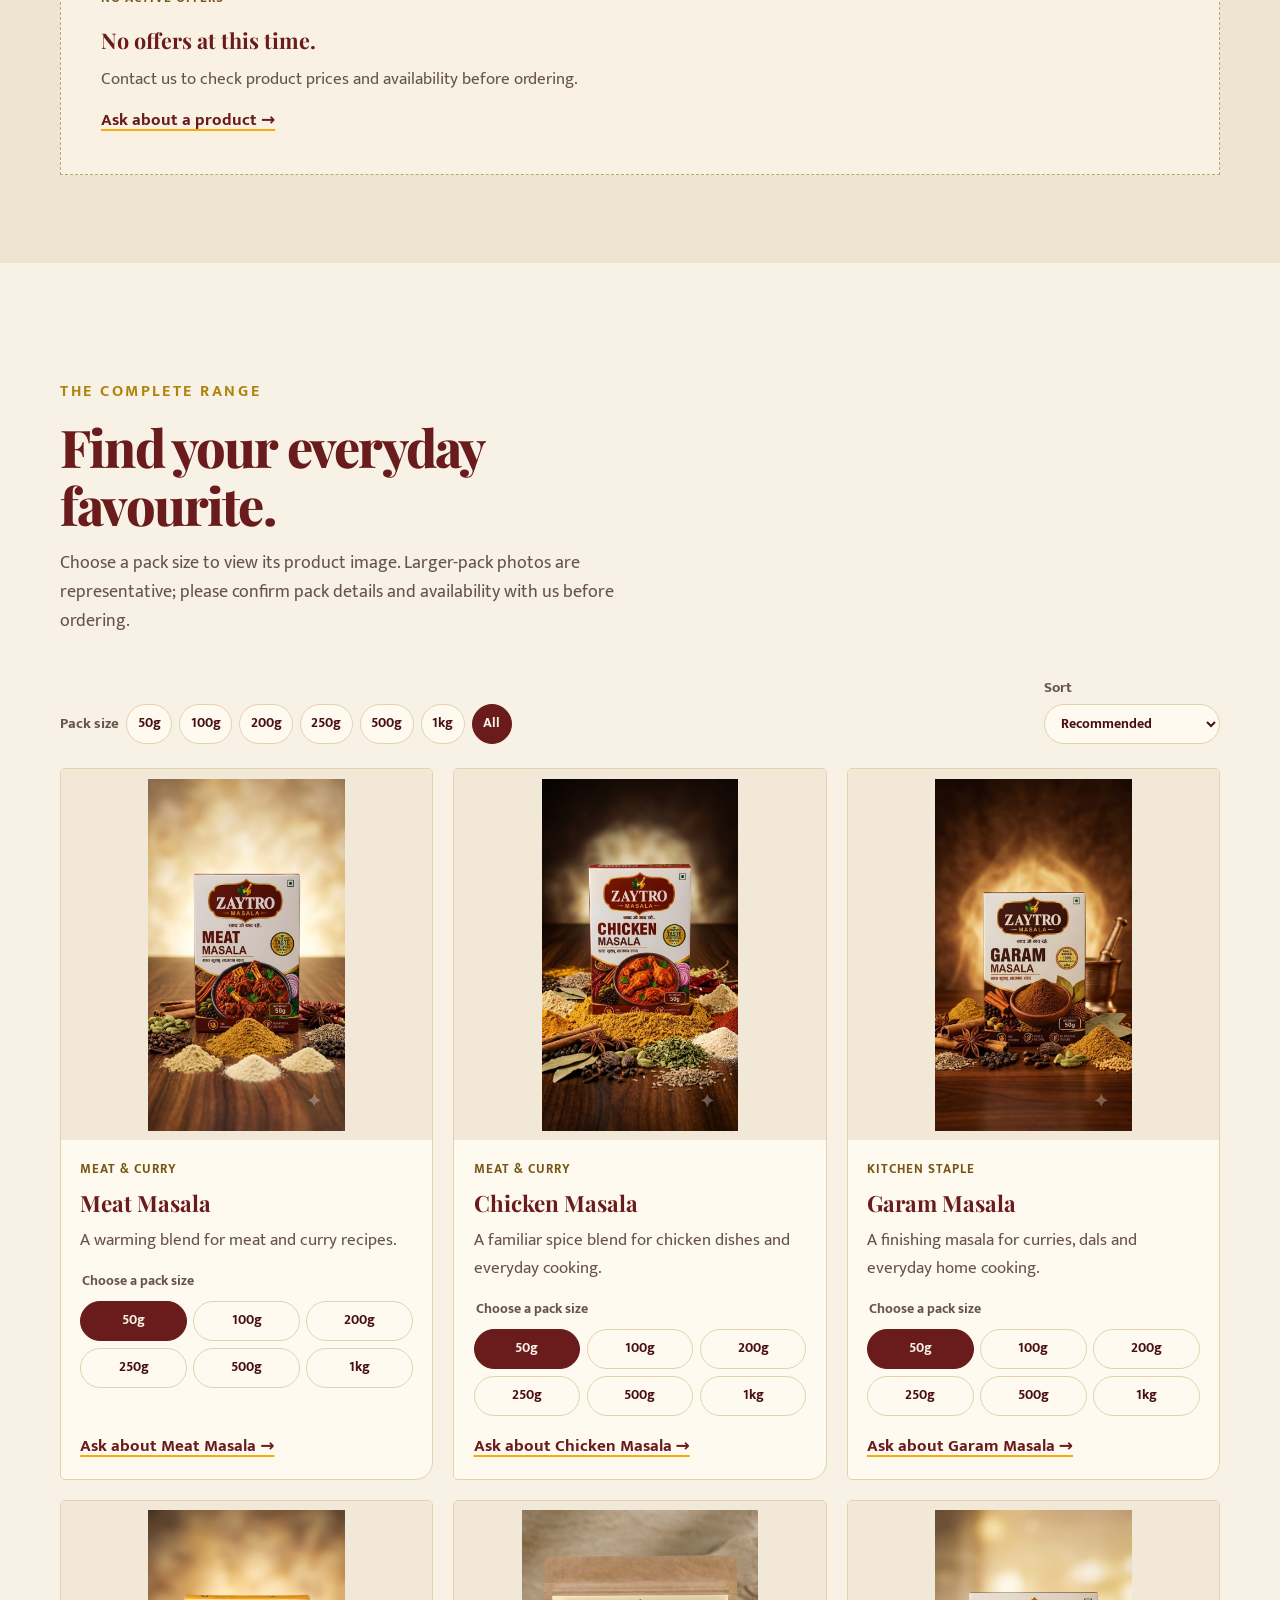
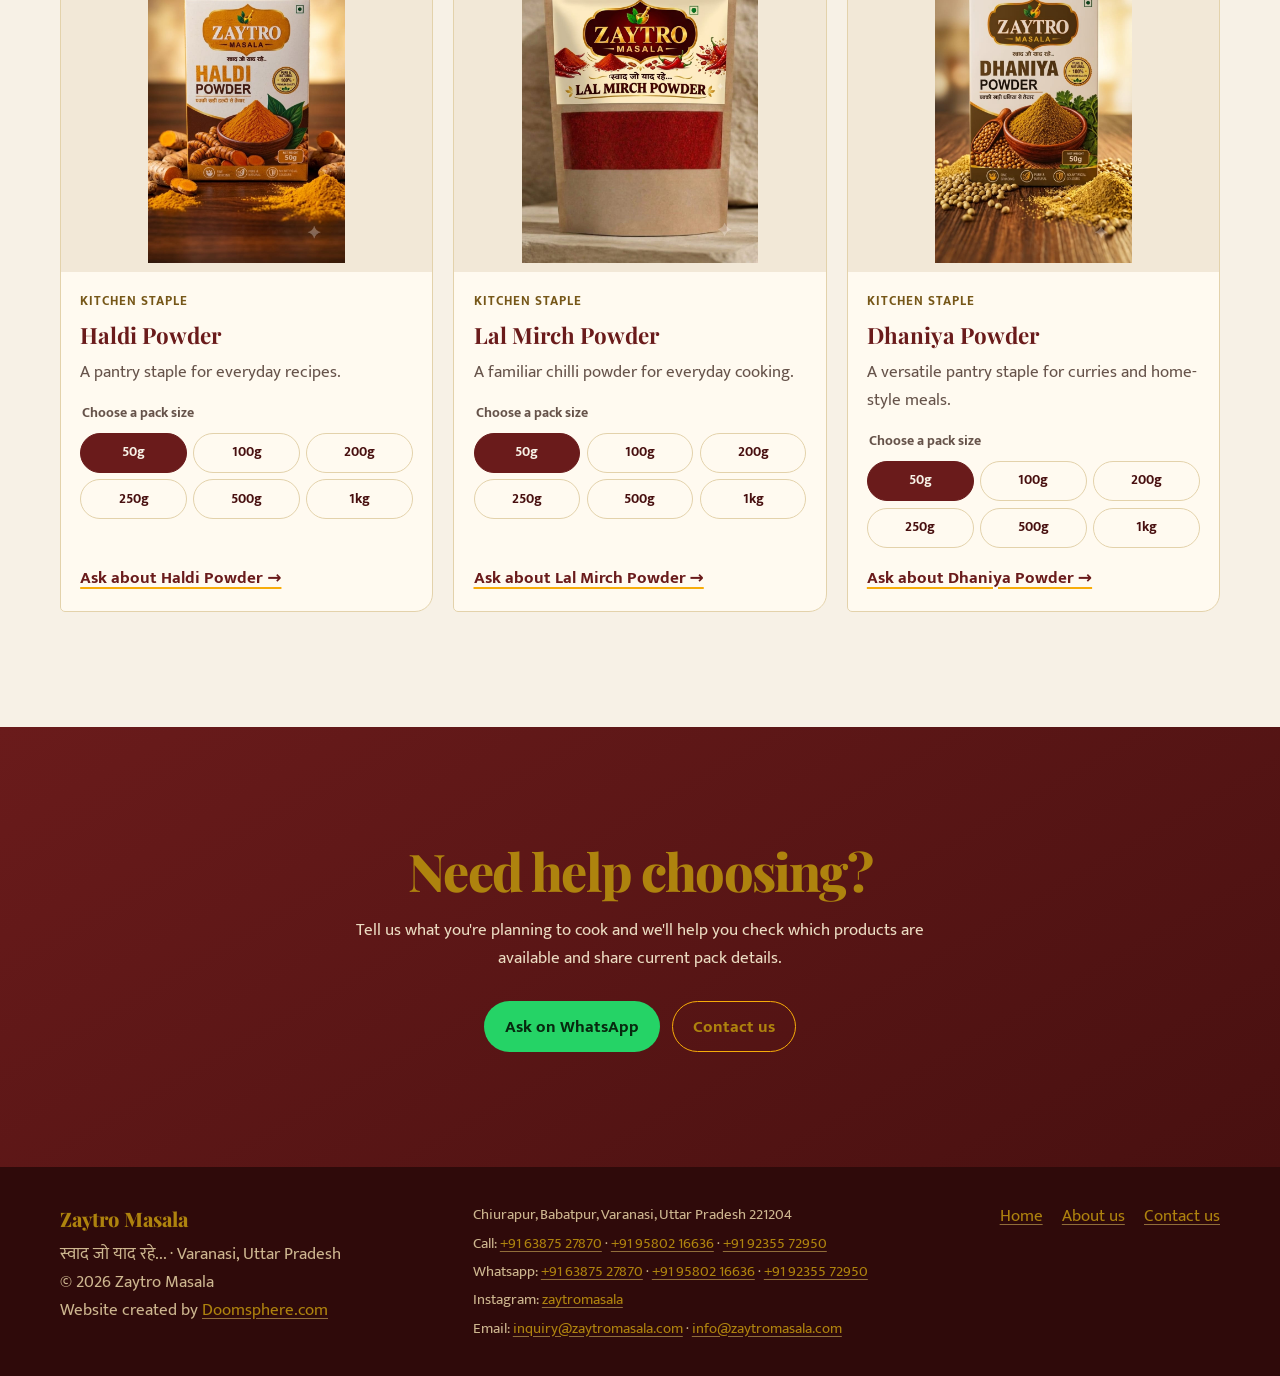
<file: products.html>
<!doctype html>
<html lang="en-IN">
  <head>
    <meta charset="utf-8" />
    <meta name="viewport" content="width=device-width, initial-scale=1" />
    <meta name="theme-color" content="#481010" />
    <meta
      name="description"
      content="Explore Zaytro masala products from Varanasi: Meat Masala, Chicken Masala, Garam Masala, Haldi, Lal Mirch and Dhaniya. Contact us for current prices and availability."
    />
    <title>Zaytro Products | Masala Range from Varanasi</title>
    <link rel="icon" type="image/svg+xml" href="public/favicon.svg" />
    <link rel="stylesheet" href="public/site.css" />
    <link rel="preconnect" href="https://fonts.googleapis.com" />
    <link rel="preconnect" href="https://fonts.gstatic.com" crossorigin />
    <link
      href="https://fonts.googleapis.com/css2?family=Mukta:wght@400;600;700&family=Playfair+Display:wght@700;800&display=swap"
      rel="stylesheet"
    />
    <meta property="og:type" content="website" />
    <meta
      property="og:title"
      content="Zaytro Products | Masala Range from Varanasi"
    />
    <meta
      property="og:description"
      content="Explore the Zaytro masala range and ask about current prices, pack sizes and availability."
    />
  </head>
  <body>
    <a class="skip-link" href="#main">Skip to content</a>
    <div class="topbar">
      <div class="wrap">
        <span>Masalas for everyday cooking</span>
        <a href="tel:+916387527870">Call Zaytro · +91 63875 27870</a>
      </div>
    </div>
    <header class="site-header">
      <nav class="navigation wrap" aria-label="Main navigation">
        <a class="wordmark" href="index.html" aria-label="Zaytro Masala home">
          <div style="height: 70px; width: 120px">
            <img class="logo" src="public/logo-glass.png" alt="brand-logo" />
          </div>
        </a>
        <div class="nav-links">
          <a href="index.html">Home</a>
          <a href="products.html" aria-current="page">Products</a>
          <a href="about.html">About us</a>
          <a href="contact.html">Contact us</a>
        </div>
      </nav>
    </header>

    <main id="main">
      <section class="hero page-hero" aria-labelledby="products-title">
        <div class="wrap hero-inner">
          <div>
            <p class="eyebrow">The Zaytro range · Varanasi</p>
            <h1 id="products-title">A little something for every kitchen.</h1>
            <p class="hero-copy">
              Explore our masala range, from hearty curry blends to familiar
              everyday spice staples. Ask us for current pack sizes,
              ingredients, price and availability.
            </p>
            <div class="hero-cta">
              <a class="button button--light" href="#all-products"
                >Browse the range</a
              >
              <a class="button button--outline" href="contact.html"
                >Ask about a product</a
              >
            </div>
          </div>
          <div class="hero-aside">
            <strong>Made for your kitchen.</strong>
            <p>Simple, approachable masalas for the dishes you make at home.</p>
          </div>
        </div>
      </section>

      <section class="section" id="featured" aria-labelledby="featured-title">
        <div class="wrap">
          <div class="section-heading">
            <div>
              <p class="eyebrow">Featured</p>
              <h2 class="section-title" id="featured-title">
                In the spotlight.
              </h2>
              <p class="section-intro">
                A rotating space for a product worth a closer look.
              </p>
            </div>
          </div>
          <div
            class="product-grid"
            data-featured-products
            aria-live="polite"
          ></div>
        </div>
      </section>

      <section
        class="section section--paper section--short"
        id="offers"
        aria-labelledby="offers-title"
      >
        <div class="wrap">
          <div class="section-heading">
            <div>
              <p class="eyebrow">Offers</p>
              <h2 class="section-title" id="offers-title">
                No offers, no guesswork.
              </h2>
            </div>
          </div>
          <div
            class="product-grid"
            data-offer-products
            aria-live="polite"
          ></div>
        </div>
      </section>

      <section
        class="section"
        id="all-products"
        aria-labelledby="all-products-title"
      >
        <div class="wrap">
          <div class="section-heading">
            <div>
              <p class="eyebrow">The complete range</p>
              <h2 class="section-title" id="all-products-title">
                Find your everyday favourite.
              </h2>
              <p class="section-intro">
                Choose a pack size to view its product image. Larger-pack photos
                are representative; please confirm pack details and availability
                with us before ordering.
              </p>
            </div>
          </div>
          <div class="product-controls">
            <div
              class="weight-filters"
              role="group"
              aria-label="Filter by pack size"
            >
              <span class="control-label">Pack size</span>
              <button
                type="button"
                data-weight-filter="50g"
                aria-pressed="false"
              >
                50g
              </button>
              <button
                type="button"
                data-weight-filter="100g"
                aria-pressed="false"
              >
                100g
              </button>
              <button
                type="button"
                data-weight-filter="200g"
                aria-pressed="false"
              >
                200g
              </button>
              <button
                type="button"
                data-weight-filter="250g"
                aria-pressed="false"
              >
                250g
              </button>
              <button
                type="button"
                data-weight-filter="500g"
                aria-pressed="false"
              >
                500g
              </button>
              <button
                type="button"
                data-weight-filter="1kg"
                aria-pressed="false"
              >
                1kg
              </button>
              <button
                type="button"
                data-weight-filter="all"
                aria-pressed="true"
              >
                All
              </button>
            </div>
            <label class="sort-control">
              <span class="control-label">Sort</span>
              <select data-product-sort>
                <option value="recommended">Recommended</option>
                <option value="name-asc">Name: A–Z</option>
                <option value="name-desc">Name: Z–A</option>
              </select>
            </label>
          </div>
          <div
            class="product-grid"
            data-product-list
            aria-live="polite"
          ></div>
        </div>
      </section>

      <section class="closing-cta section" aria-labelledby="products-cta-title">
        <div class="wrap">
          <h2 class="section-title" id="products-cta-title">
            Need help choosing?
          </h2>
          <p>
            Tell us what you're planning to cook and we'll help you check which
            products are available and share current pack details.
          </p>
          <div class="cta-row">
            <a
              class="button button--green"
              href="https://wa.me/919580216636?text=Hi%20Zaytro%2C%20I%27d%20like%20help%20choosing%20a%20masala%20for%20my%20recipe."
              target="_blank"
              rel="noopener noreferrer"
              >Ask on WhatsApp</a
            >
            <a class="button button--outline" href="contact.html">Contact us</a>
          </div>
        </div>
      </section>
    </main>

    <footer class="site-footer">
      <div class="wrap footer-inner">
        <div>
          <p class="footer-brand">Zaytro Masala</p>
          <p class="footer-note">
            स्वाद जो याद रहे... · Varanasi, Uttar Pradesh<br />©
            <span class="current-year">2026</span> Zaytro Masala<br />Website
            created by
            <a
              href="https://doomsphere.com"
              target="_blank"
              rel="noopener noreferrer"
              >Doomsphere.com</a
            >
          </p>
        </div>
        <address class="footer-contact">
          <span>Chiurapur, Babatpur, Varanasi, Uttar Pradesh 221204</span>
          <span>
            Call:
            <a href="tel:+916387527870">+91 63875 27870</a> ·
            <a href="tel:+919580216636">+91 95802 16636</a> ·
            <a href="tel:+919235572950">+91 92355 72950</a>
          </span>
          <span>
            Whatsapp:
            <a
              href="https://wa.me/916387527870"
              target="_blank"
              rel="noopener noreferrer"
              >+91 63875 27870</a
            >
            ·
            <a
              href="https://wa.me/919580216636"
              target="_blank"
              rel="noopener noreferrer"
              >+91 95802 16636</a
            >
            ·
            <a
              href="https://wa.me/919235572950"
              target="_blank"
              rel="noopener noreferrer"
              >+91 92355 72950</a
            >
          </span>
          <span>
            Instagram:
            <a
              href="https://www.instagram.com/zaytromasala?utm_source=ig_web_button_share_sheet&xtok=ZDNlZDc0MzIxNw=="
              target="_blank"
              rel="noopener noreferrer"
              >zaytromasala</a
            >
          </span>
          <span>
            Email:
            <a href="mailto:inquiry@zaytromasala.com"
              >inquiry@zaytromasala.com</a
            >
            ·
            <a href="mailto:info@zaytromasala.com">info@zaytromasala.com</a>
          </span>
        </address>
        <nav class="footer-links" aria-label="Footer navigation">
          <a href="index.html">Home</a>
          <a href="about.html">About us</a>
          <a href="contact.html">Contact us</a>
        </nav>
      </div>
    </footer>
    <script type="module" src="public/products-ui.js"></script>
  </body>
</html>
</file>
<file: public/site.css>
:root {
  color-scheme: light;
  --maroon: #6a1b1b;
  --maroon-deep: #481010;
  --gold: #f7ac09;
  --gold-light: #ae830e;
  --cream: #f7f1e6;
  --paper: #fffaf0;
  --ink: #2a1410;
  --muted: #66534a;
  --line: #e3d2ab;
  --green: #25d366;
  --serif: "Playfair Display", Georgia, "Times New Roman", serif;
  --sans: "Mukta", system-ui, -apple-system, "Segoe UI", sans-serif;
}

*,
*::before,
*::after {
  box-sizing: border-box;
}

html {
  scroll-behavior: smooth;
}

body {
  margin: 0;
  background: var(--cream);
  color: var(--ink);
  font-family: var(--sans);
  font-size: 1.0625rem;
  line-height: 1.65;
}

img {
  display: block;
  max-width: 100%;
}

a {
  color: inherit;
}

a:focus-visible,
button:focus-visible {
  outline: 3px solid var(--gold);
  outline-offset: 4px;
}

.wrap {
  width: min(1160px, calc(100% - 3rem));
  margin-inline: auto;
}

.skip-link {
  position: absolute;
  z-index: 10;
  top: 0.5rem;
  left: 0.5rem;
  padding: 0.6rem 1rem;
  transform: translateY(-160%);
  background: var(--paper);
  color: var(--maroon-deep);
}

.skip-link:focus {
  transform: translateY(0);
}

.topbar {
  background: var(--maroon-deep);
  color: var(--cream);
}

.topbar .wrap {
  display: flex;
  min-height: 44px;
  align-items: center;
  justify-content: space-between;
  gap: 1rem;
}

.topbar a {
  color: var(--gold-light);
  font-weight: 700;
  text-decoration: none;
}

.site-header {
  position: relative;
  z-index: 2;
  background: var(--cream);
  border-bottom: 1px solid var(--line);
}

.logo {
  width: 100%;
  object-position: 0px -30px;
  object-fit: fill;
}

.navigation {
  display: flex;
  min-height: 82px;
  align-items: center;
  justify-content: space-between;
  gap: 1.5rem;
}

.wordmark {
  display: inline-flex;
  flex-direction: column;
  color: var(--maroon);
  font-family: var(--serif);
  font-size: 1.5rem;
  font-weight: 800;
  letter-spacing: 0.07em;
  line-height: 1;
  text-decoration: none;
}

.wordmark span {
  margin-top: 0.35rem;
  color: #8c5c20;
  font-family: var(--sans);
  font-size: 0.7rem;
  letter-spacing: 0.34em;
  text-align: center;
}

.nav-links {
  display: flex;
  flex-wrap: wrap;
  align-items: center;
  justify-content: flex-end;
  gap: 0.5rem 1.5rem;
}

.nav-links a {
  padding-block: 0.4rem;
  color: var(--maroon-deep);
  font-weight: 700;
  text-decoration: none;
}

.nav-links a[aria-current="page"] {
  color: #8c5c20;
  text-decoration: underline;
  text-decoration-color: var(--gold);
  text-decoration-thickness: 2px;
  text-underline-offset: 6px;
}

.nav-links a:hover,
.text-link:hover {
  color: #8c5c20;
}

.hero {
  position: relative;
  overflow: hidden;
  background:
    radial-gradient(rgba(243, 207, 107, 0.1) 1px, transparent 1.5px) 0 0 / 22px
      22px,
    linear-gradient(150deg, var(--maroon) 0%, var(--maroon-deep) 100%);
  color: var(--cream);
}

.hero-inner {
  display: grid;
  min-height: 560px;
  align-items: center;
  gap: 3rem;
  padding-block: clamp(4rem, 10vw, 8rem);
}

.home-hero .hero-inner {
  grid-template-columns: minmax(0, 1.15fr) minmax(250px, 0.85fr);
}

.page-hero .hero-inner {
  min-height: 400px;
  grid-template-columns: minmax(0, 1fr) minmax(190px, 0.55fr);
  padding-block: clamp(3.5rem, 8vw, 6rem);
}

.eyebrow {
  margin: 0 0 0.8rem;
  color: var(--gold-light);
  font-size: 1rem;
  font-weight: 700;
  letter-spacing: 0.16em;
  text-transform: uppercase;
}

h1,
h2,
h3,
p {
  overflow-wrap: break-word;
}

h1,
.section-title,
.card-title {
  font-family: var(--serif);
}

h1 {
  max-width: 14ch;
  margin: 0;
  color: var(--gold-light);
  font-size: clamp(2.8rem, 7.3vw, 5.7rem);
  font-weight: 800;
  letter-spacing: -0.04em;
  line-height: 1.04;
}

.page-hero h1 {
  font-size: clamp(2.8rem, 6vw, 4.9rem);
}

.hero-copy {
  max-width: 41rem;
  margin: 1.2rem 0 0;
  color: #ecdcc2;
  font-size: clamp(1.1rem, 2vw, 1.25rem);
}

.hero-aside {
  justify-self: end;
  max-width: 300px;
  padding: 1.5rem 0 1.5rem 1.8rem;
  border-left: 1px solid rgba(243, 207, 107, 0.65);
  color: #ecdcc2;
}

.hero-aside p {
  margin: 0;
}

.hero-aside strong {
  display: block;
  margin-bottom: 0.6rem;
  color: var(--gold-light);
  font-family: var(--serif);
  font-size: 1.35rem;
}

.hero-mark {
  display: grid;
  width: min(100%, 310px);
  aspect-ratio: 1;
  justify-self: center;
  place-items: center;
  border: 1px solid rgba(243, 207, 107, 0.66);
  border-radius: 50%;
  outline: 1px solid rgba(243, 207, 107, 0.26);
  outline-offset: 12px;
  color: var(--gold-light);
  font-family: var(--serif);
  font-size: clamp(5rem, 16vw, 10rem);
  font-weight: 800;
  letter-spacing: -0.08em;
  line-height: 1;
}

.hero-mark--small {
  width: min(100%, 220px);
  font-size: clamp(4rem, 12vw, 7rem);
}

.hero-cta,
.cta-row {
  display: flex;
  flex-wrap: wrap;
  align-items: center;
  gap: 0.8rem;
  margin-top: 1.8rem;
}

.button {
  display: inline-flex;
  min-height: 48px;
  align-items: center;
  justify-content: center;
  padding: 0.65rem 1.25rem;
  border: 1px solid transparent;
  border-radius: 999px;
  font-weight: 700;
  text-align: center;
  text-decoration: none;
  transition:
    transform 180ms ease,
    box-shadow 180ms ease,
    background-color 180ms ease;
}

.button:hover {
  transform: translateY(-2px);
  box-shadow: 0 8px 18px rgba(0, 0, 0, 0.19);
}

.button--light {
  background: var(--gold-light);
  color: var(--maroon-deep);
}

.button--outline {
  border-color: var(--gold);
  color: var(--gold-light);
}

.button--outline:hover {
  background: var(--gold);
  color: var(--maroon-deep);
}

.button--green {
  background: var(--green);
  color: #07290f;
}

.button--maroon {
  background: var(--maroon);
  color: var(--cream);
}

.text-link {
  color: var(--maroon);
  font-weight: 700;
  text-decoration-color: var(--gold);
  text-decoration-thickness: 2px;
  text-underline-offset: 4px;
  transition: color 180ms ease;
}

.section {
  padding-block: clamp(4rem, 9vw, 7.5rem);
}

.section--short {
  padding-block: clamp(3.5rem, 7vw, 5.5rem);
}

.section--paper {
  background: #efe4cf;
}

.section-heading {
  display: flex;
  align-items: end;
  justify-content: space-between;
  gap: 2rem;
  margin-bottom: 2.5rem;
}

.section-title {
  max-width: 18ch;
  margin: 0;
  color: var(--maroon);
  font-size: clamp(2rem, 5vw, 3.25rem);
  font-weight: 800;
  letter-spacing: -0.035em;
  line-height: 1.12;
  animation: reveal-heading 650ms ease both;
}

.section-intro {
  max-width: 39rem;
  margin: 0.85rem 0 0;
  color: var(--muted);
  font-size: 1.1rem;
}

.section-heading .text-link {
  flex: none;
}

.editorial {
  display: grid;
  grid-template-columns: minmax(0, 0.82fr) minmax(0, 1.18fr);
  align-items: start;
  gap: clamp(2.5rem, 10vw, 9rem);
}

.editorial .section-title {
  position: sticky;
  top: 2rem;
}

.editorial-copy {
  max-width: 42rem;
}

.editorial-copy p {
  margin: 0 0 1.2rem;
}

.editorial-copy .dropcap::first-letter {
  float: left;
  margin: 0.12rem 0.5rem 0 0;
  color: var(--maroon);
  font-family: var(--serif);
  font-size: 3.6rem;
  font-weight: 800;
  line-height: 0.82;
}

.feature-grid,
.values-grid,
.contact-grid,
.founder-grid,
.product-grid {
  display: grid;
  grid-template-columns: repeat(1, minmax(0, 1fr));
  gap: 1.25rem;
}

.feature-card,
.value-card,
.contact-card,
.product-card,
.founder-card {
  min-width: 0;
  border: 1px solid var(--line);
  background: var(--paper);
}

.feature-card,
.value-card,
.contact-card {
  padding: clamp(1.3rem, 3vw, 2rem);
}

.feature-card {
  border-top: 4px solid var(--gold);
}

.feature-card h3,
.value-card h3,
.contact-card h2,
.contact-card h3 {
  margin: 0 0 0.5rem;
  color: var(--maroon);
  font-family: var(--serif);
  font-size: 1.35rem;
}

.feature-card p,
.value-card p,
.contact-card p {
  margin: 0;
  color: var(--muted);
}

.feature-card a,
.contact-card a {
  display: inline-block;
  margin-top: 1rem;
}

.product-grid {
  align-items: stretch;
}

.product-card {
  display: flex;
  flex-direction: column;
  overflow: hidden;
  border-radius: 5px 5px 18px 5px;
  transition:
    transform 220ms ease,
    box-shadow 220ms ease;
  animation: reveal-card 600ms ease both;
}

.product-card[hidden] {
  display: none;
}

.product-card:hover {
  transform: translateY(-5px);
  box-shadow: 0 16px 32px rgba(72, 16, 16, 0.12);
}

.product-image {
  width: 100%;
  aspect-ratio: 1 / 1;
  height: auto;
  padding: 0.6rem;
  object-fit: contain;
  background: #f2e8d7;
  transition:
    opacity 220ms ease,
    transform 220ms ease;
}

.product-image.is-changing {
  opacity: 0.35;
  transform: scale(0.98);
}

.product-card-body {
  display: flex;
  flex: 1;
  flex-direction: column;
  align-items: flex-start;
  padding: 1.2rem;
}

.card-title {
  margin: 0;
  color: var(--maroon);
  font-size: clamp(1.1rem, 2vw, 1.4rem);
  line-height: 1.25;
}

.product-card-body p {
  margin: 0.55rem 0 1rem;
  color: var(--muted);
}

.product-card-body .text-link {
  margin-top: auto;
}

.weight-options {
  width: 100%;
  margin: 0 0 1rem;
  padding: 0;
  border: 0;
}

.weight-options legend {
  margin-bottom: 0.45rem;
  color: var(--muted);
  font-size: 0.9rem;
  font-weight: 700;
}

.weight-options-list {
  display: grid;
  grid-template-columns: repeat(3, minmax(0, 1fr));
  gap: 0.4rem;
}

.weight-chip,
.weight-filters button,
.sort-control select {
  min-height: 40px;
  border: 1px solid var(--line);
  border-radius: 999px;
  background: var(--paper);
  color: var(--maroon-deep);
  font: inherit;
  font-size: 0.9rem;
  font-weight: 700;
}

.weight-chip,
.weight-filters button {
  padding: 0.35rem 0.65rem;
  cursor: pointer;
  transition:
    background-color 160ms ease,
    color 160ms ease,
    border-color 160ms ease;
}

.weight-chip[aria-pressed="true"],
.weight-filters button[aria-pressed="true"] {
  border-color: var(--maroon);
  background: var(--maroon);
  color: var(--cream);
}

.weight-chip:hover,
.weight-filters button:hover {
  border-color: var(--maroon);
}

.product-controls {
  display: flex;
  flex-wrap: wrap;
  align-items: end;
  justify-content: space-between;
  gap: 1rem;
  margin: 0 0 1.5rem;
}

.weight-filters {
  display: flex;
  flex-wrap: wrap;
  align-items: center;
  gap: 0.45rem;
}

.control-label {
  display: block;
  color: var(--muted);
  font-size: 0.95rem;
  font-weight: 700;
}

.sort-control {
  display: grid;
  gap: 0.25rem;
}

.sort-control select {
  min-width: 11rem;
  padding: 0.35rem 2rem 0.35rem 0.75rem;
}

.product-badge {
  display: inline-block;
  margin: 0 0.4rem 0.55rem 0;
  padding: 0.15rem 0.6rem;
  border-radius: 999px;
  background: #efe4cf;
  color: #765718;
  font-size: 0.8rem;
  font-weight: 700;
}

.status {
  display: inline-block;
  margin-bottom: 0.55rem;
  color: #765718;
  font-size: 0.8rem;
  font-weight: 700;
  letter-spacing: 0.08em;
  text-transform: uppercase;
}

.empty-panel {
  display: grid;
  grid-column: 1 / -1;
  min-height: 170px;
  align-content: center;
  justify-items: start;
  gap: 0.35rem;
  padding: clamp(1.4rem, 4vw, 2.5rem);
  border: 1px dashed #bda676;
  background: rgba(255, 250, 240, 0.65);
}

.empty-panel h3 {
  margin: 0;
  color: var(--maroon);
  font-family: var(--serif);
  font-size: 1.35rem;
}

.empty-panel p {
  max-width: 38rem;
  margin: 0;
  color: var(--muted);
}

.empty-panel .text-link {
  margin-top: 0.5rem;
}

.two-panels {
  display: grid;
  grid-template-columns: repeat(2, minmax(0, 1fr));
  gap: 1.25rem;
}

.founder-card {
  overflow: hidden;
}

.founder-portrait {
  display: grid;
  overflow: hidden;
  margin: 0;
  place-items: center;
  background:
    radial-gradient(rgba(217, 166, 46, 0.17) 1px, transparent 1.5px) 0 0 / 18px
      18px,
    #efe4cf;
  color: var(--maroon);
}

.founder-portrait img {
  width: 100%;
  height: 100%;
  min-height: 510px;
  object-fit: cover;
}

.founder-portrait img:not([src]),
.founder-portrait img[src=""] {
  display: none;
}

.founder-details {
  padding: 1.3rem 1.5rem 1.5rem;
}

.founder-details h2 {
  margin: 0;
  color: var(--maroon);
  font-family: var(--serif);
  font-size: 1.5rem;
}

.founder-details p {
  margin: 0.35rem 0 0;
  color: var(--muted);
}

.address {
  font-style: normal;
}

.launch-details {
  max-width: 58rem;
  margin-top: 2rem;
  padding: 1.25rem 1.5rem;
  border-left: 4px solid var(--gold);
  background: var(--paper);
}

.launch-details summary {
  color: var(--maroon);
  font-family: var(--serif);
  font-size: 1.1rem;
  font-weight: 700;
  cursor: pointer;
}

.launch-details ul {
  display: grid;
  grid-template-columns: repeat(2, minmax(0, 1fr));
  gap: 0.4rem 1.5rem;
  margin: 1rem 0 0;
  padding-left: 1.2rem;
  color: var(--muted);
}

.closing-cta {
  background: linear-gradient(150deg, var(--maroon), var(--maroon-deep));
  color: var(--cream);
  text-align: center;
}

.closing-cta .section-title {
  max-width: 18ch;
  margin-inline: auto;
  color: var(--gold-light);
}

.closing-cta p {
  max-width: 38rem;
  margin: 1rem auto 0;
  color: #ecdcc2;
}

.closing-cta .cta-row {
  justify-content: center;
}

.site-footer {
  padding-block: 2.2rem;
  background: #2f0a0a;
  color: #cdb68f;
}

.footer-inner {
  display: flex;
  flex-wrap: wrap;
  align-items: flex-start;
  justify-content: space-between;
  gap: 1.4rem;
}

.footer-brand {
  margin: 0;
  color: var(--gold-light);
  font-family: var(--serif);
  font-size: 1.25rem;
  font-weight: 800;
}

.footer-note {
  margin: 0.3rem 0 0;
}

.footer-note a {
  color: var(--gold-light);
  text-decoration-color: rgba(243, 207, 107, 0.5);
  text-underline-offset: 3px;
}

.footer-contact {
  display: grid;
  gap: 0.2rem;
  font-size: 0.95rem;
  font-style: normal;
}

.footer-contact a {
  color: var(--gold-light);
  text-decoration-color: rgba(243, 207, 107, 0.5);
  text-underline-offset: 3px;
}

.footer-links {
  display: flex;
  flex-wrap: wrap;
  gap: 0.6rem 1.2rem;
}

.footer-links a {
  color: var(--gold-light);
  text-decoration-color: rgba(243, 207, 107, 0.5);
  text-underline-offset: 3px;
}

@keyframes reveal-heading {
  from {
    opacity: 0;
    transform: translateY(12px);
  }
  to {
    opacity: 1;
    transform: translateY(0);
  }
}

@keyframes reveal-card {
  from {
    opacity: 0;
    transform: translateY(10px);
  }
  to {
    opacity: 1;
    transform: translateY(0);
  }
}

@media (min-width: 600px) {
  .product-grid {
    grid-template-columns: repeat(2, minmax(0, 1fr));
  }
}

@media (min-width: 720px) {
  .product-grid {
    grid-template-columns: repeat(3, minmax(0, 1fr));
  }
}

@media (max-width: 700px) {
  .wrap {
    width: min(100% - 2rem, 1160px);
  }

  .navigation {
    min-height: 0;
    align-items: flex-start;
    flex-direction: column;
    gap: 0.75rem;
    padding-block: 1rem;
  }

  .nav-links {
    justify-content: flex-start;
    gap: 0.3rem 1rem;
  }

  .nav-links a {
    font-size: 0.95rem;
  }

  .hero-inner,
  .home-hero .hero-inner,
  .page-hero .hero-inner {
    min-height: auto;
    grid-template-columns: 1fr;
    gap: 2.5rem;
    padding-block: 4rem;
  }

  .hero-aside {
    justify-self: start;
    max-width: 34rem;
  }

  .hero-mark {
    width: 200px;
    justify-self: start;
    font-size: 6rem;
  }

  .section-heading {
    align-items: flex-start;
    flex-direction: column;
    gap: 0.8rem;
    margin-bottom: 1.8rem;
  }

  .product-controls {
    align-items: stretch;
  }

  .weight-filters {
    align-items: flex-start;
  }

  .weight-filters .control-label {
    flex-basis: 100%;
  }

  .sort-control,
  .sort-control select {
    width: 100%;
  }

  .editorial {
    grid-template-columns: 1fr;
    gap: 1.4rem;
  }

  .editorial .section-title {
    position: static;
  }

  .founder-portrait,
  .founder-portrait img {
    min-height: 220px;
  }
}

@media (max-width: 420px) {
  .wrap {
    width: min(100% - 1.5rem, 1160px);
  }

  .topbar .wrap {
    font-size: 0.93rem;
  }

  .feature-grid,
  .values-grid,
  .contact-grid,
  .founder-grid,
  .product-grid,
  .two-panels {
    gap: 0.7rem;
  }

  .product-card-body {
    padding: 0.8rem;
  }

  .feature-card,
  .value-card,
  .contact-card {
    padding: 1rem;
  }

  .founder-portrait,
  .founder-portrait img {
    min-height: 160px;
  }

  .founder-details {
    padding: 1rem;
  }

  .launch-details ul {
    grid-template-columns: 1fr;
  }
}

@media (prefers-reduced-motion: reduce) {
  *,
  *::before,
  *::after {
    scroll-behavior: auto !important;
    animation-duration: 0.01ms !important;
    animation-iteration-count: 1 !important;
    transition-duration: 0.01ms !important;
  }
}
</file>
